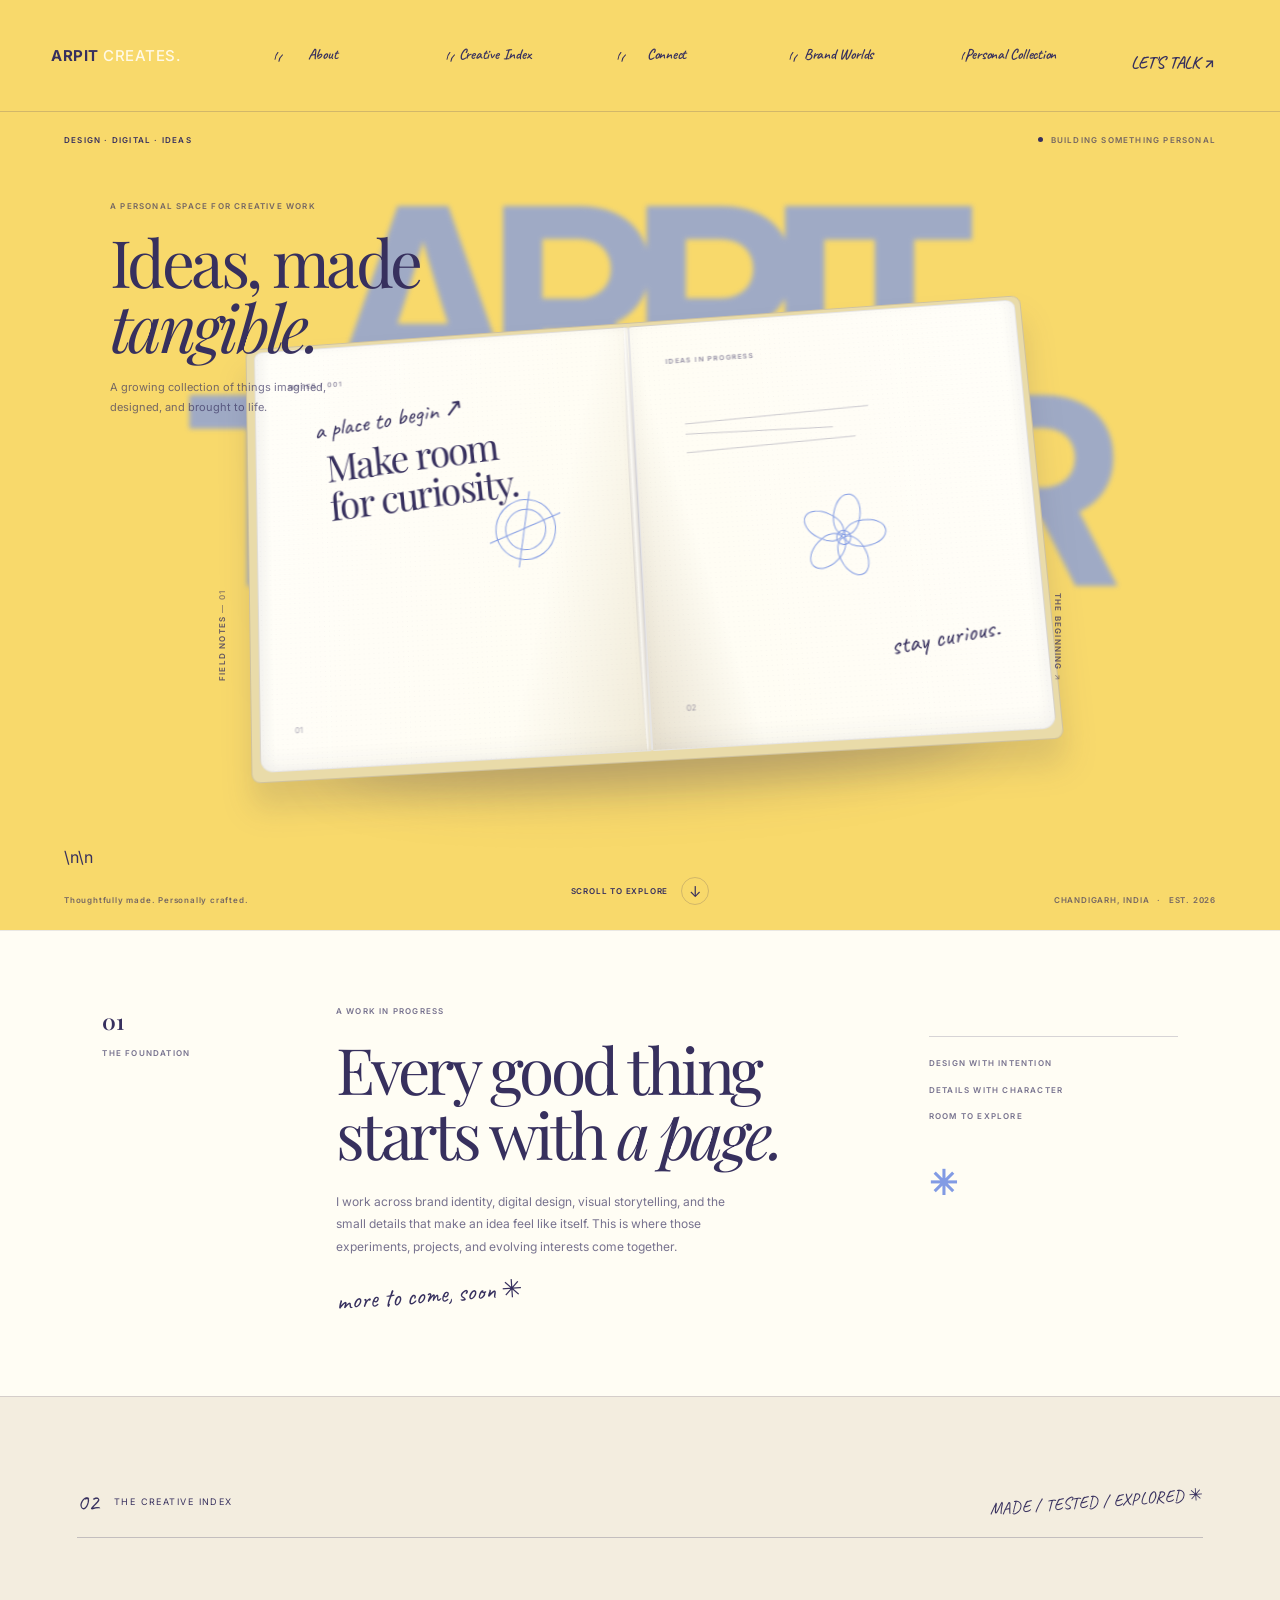
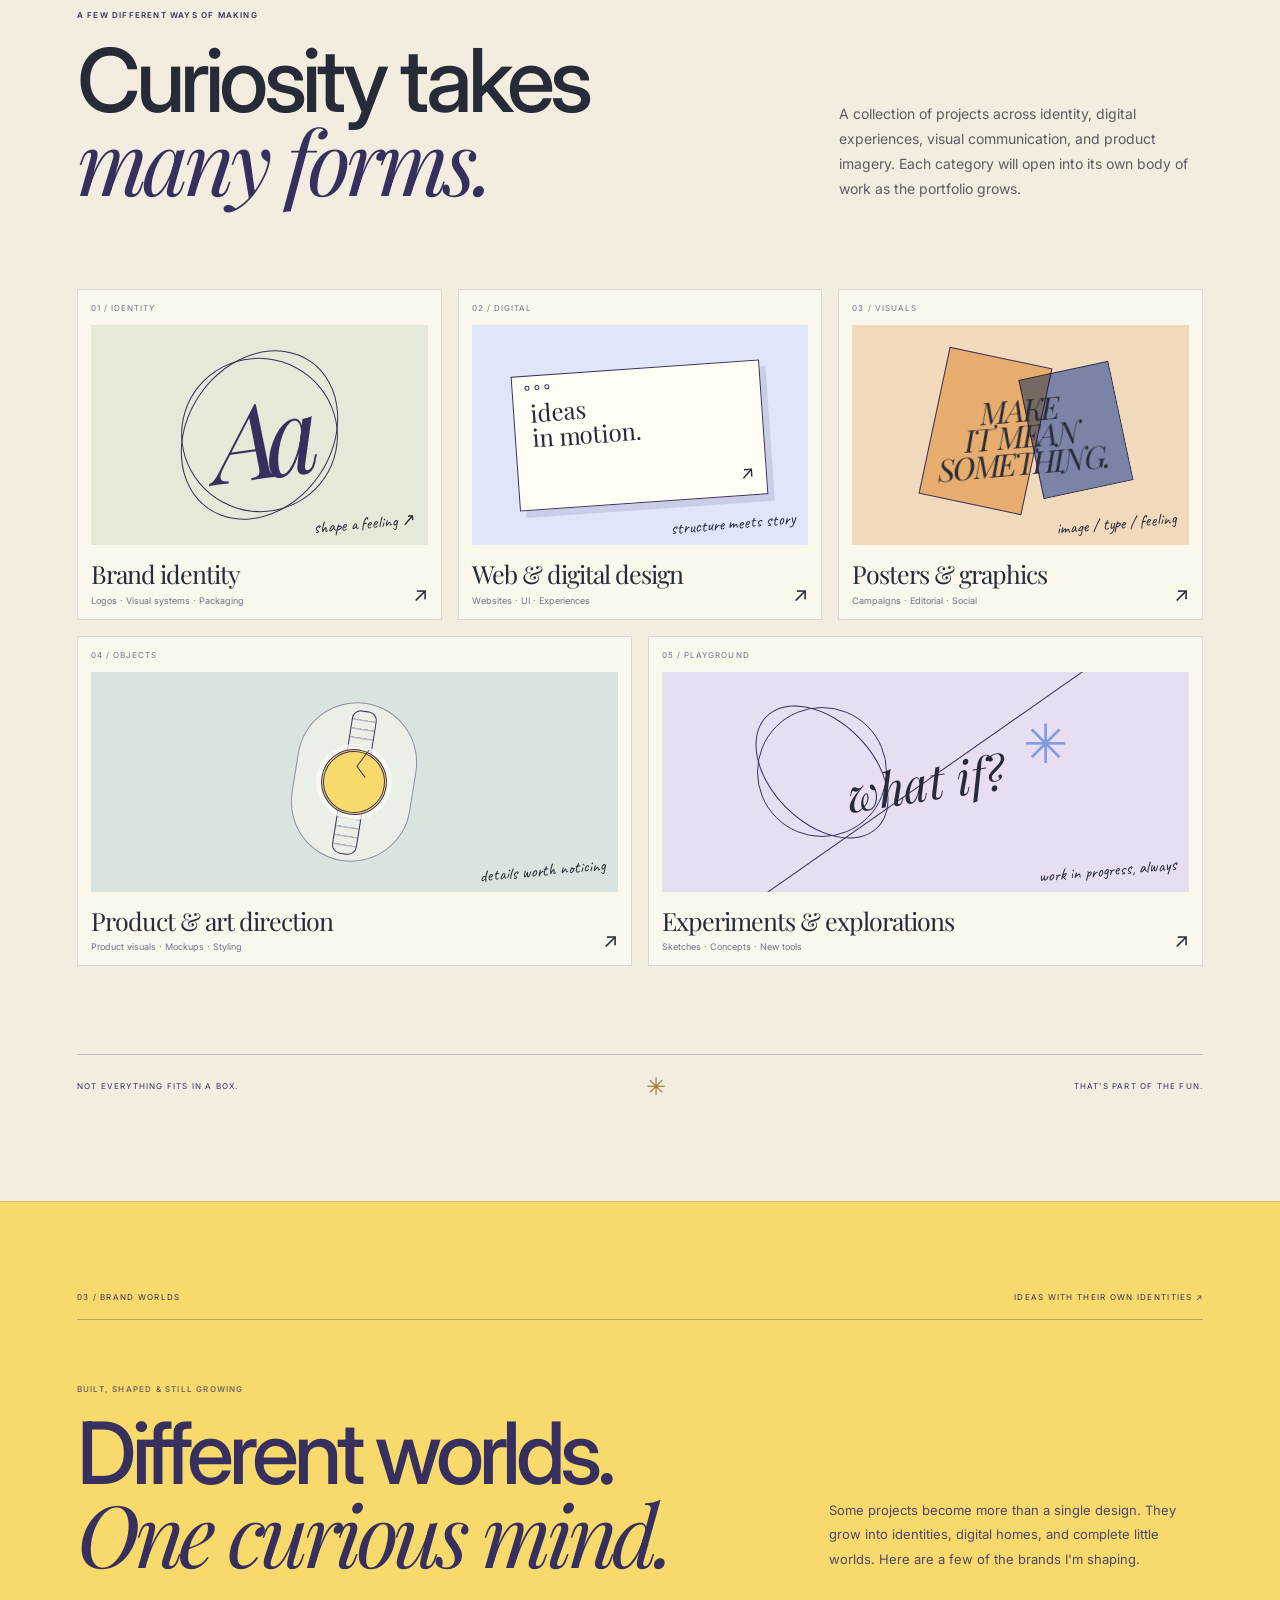
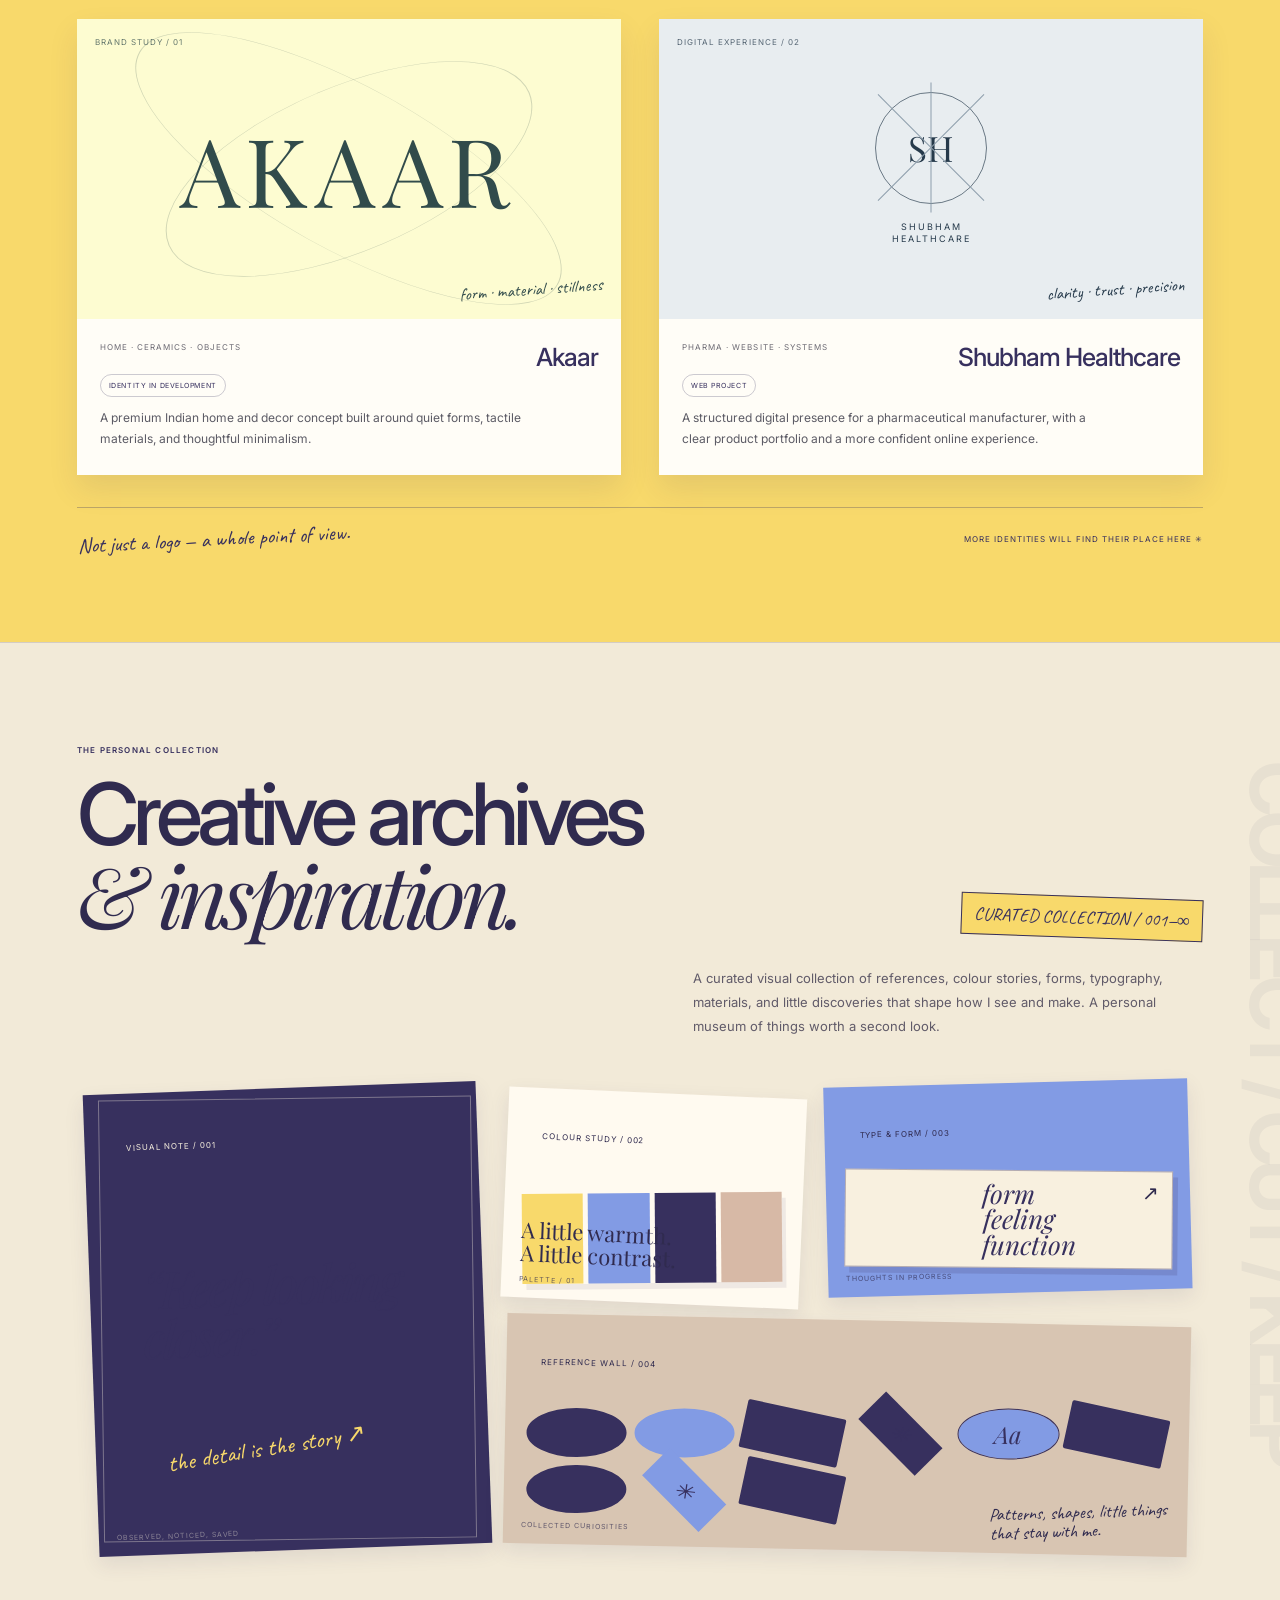
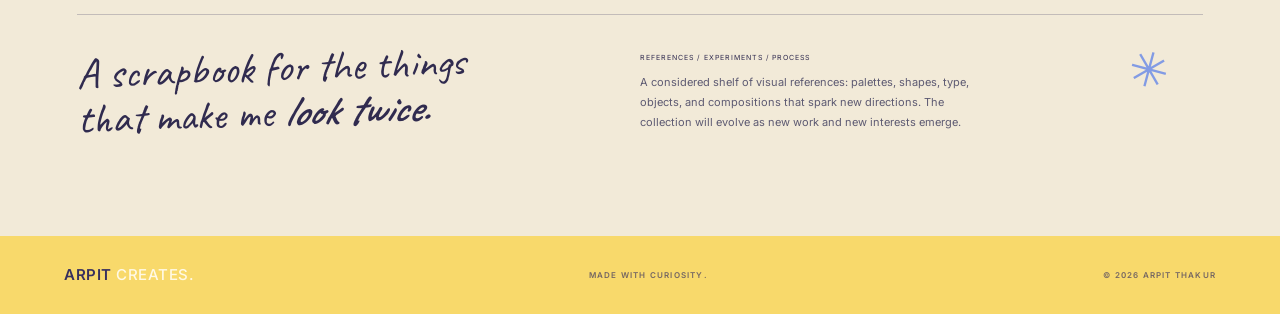
<file: index.html>
<!doctype html>
<html lang="en">
<head>
  <meta charset="utf-8">
  <meta name="viewport" content="width=device-width, initial-scale=1">
  <meta name="theme-color" content="#F8D96B">
  <meta name="description" content="The personal portfolio of Arpit Thakur — design, development, and creative exploration.">
  <title>Arpit Thakur — Arpit Creates</title>
  <link rel="preconnect" href="https://fonts.googleapis.com">
  <link rel="preconnect" href="https://fonts.gstatic.com" crossorigin>
  <link href="https://fonts.googleapis.com/css2?family=Caveat:wght@400;500;600&family=Inter:wght@400;500;600;700&family=Playfair+Display:ital,wght@0,400;0,500;0,600;1,400;1,500&display=swap" rel="stylesheet">
  <link rel="stylesheet" href="styles.css">
</head>
<body>
  <div class="site-shell">
    <header class="site-header">
      <a class="wordmark" href="#" aria-label="Arpit Thakur Creates home">ARPIT <span>CREATES.</span></a>
      <span class="header-signature">DESIGNER <i>·</i> DIGITAL CREATOR</span>

      <nav id="header-doodle-nav" class="header-doodle-nav doodle-menu" aria-label="Main navigation">
        <span class="menu-soon">PICK A PAGE TO EXPLORE</span>
        <a class="menu-item doodle-link" href="#about" data-doodle="about">
          <span class="doodle-art face-art" aria-hidden="true">
            <svg viewBox="0 0 120 82" role="img">
              <path class="doodle-line" d="M39 24 34 14 45 20 51 9 58 19 67 9 73 20 84 15 80 27"/>
              <path class="doodle-line" d="M35 31 C20 30 22 52 36 54 M84 31 C99 30 97 52 83 54"/>
              <path class="doodle-line" d="M36 30 C39 18 80 17 84 31 C93 49 77 66 59 66 C41 66 27 49 36 30Z"/>
              <path class="doodle-line" d="M48 39 l1 1 M70 39 l1 1 M51 50 Q60 59 70 50"/>
              <path class="doodle-line" d="M18 19 l-8 -8 M15 29 l-10 1 M98 18 l9 -7"/>
            </svg>
          </span>
          <span class="doodle-label">About</span>
          <svg class="label-loop" viewBox="0 0 150 46" aria-hidden="true"><path d="M11 24 C14 4 47 5 77 7 S139 4 140 22 106 39 77 37 5 42 11 24Z"/><path d="M16 27 C19 10 53 11 78 12 S132 10 134 23"/></svg>
          <span class="doodle-caption">in progress</span>
        </a>
        <a class="menu-item doodle-link" href="#work" data-doodle="work">
          <span class="doodle-art book-art" aria-hidden="true">
            <svg viewBox="0 0 120 110" role="img">
              <path class="doodle-line" d="M32 28 L32 81 Q59 74 61 87 Q65 75 91 81 L91 28 Q67 22 61 37 Q55 22 32 28Z"/>
              <path class="doodle-line" d="M61 37 L61 86 M40 40 Q50 38 54 43 M69 43 Q79 38 84 41"/>
              <path class="doodle-line" d="M46 53 l1 1 M76 53 l1 1 M49 64 Q61 74 73 64"/>
              <path class="doodle-line" d="M25 19 l-7 -9 M35 15 l-2 -10 M84 16 l6 -9 M97 22 l9 -5"/>
              <path class="doodle-line" d="M97 45 l12 7 -7 2 -2 8Z"/>
            </svg>
          </span>
          <span class="doodle-label">Creative Index</span>
          <svg class="label-loop" viewBox="0 0 150 46" aria-hidden="true"><path d="M11 24 C14 4 47 5 77 7 S139 4 140 22 106 39 77 37 5 42 11 24Z"/><path d="M16 27 C19 10 53 11 78 12 S132 10 134 23"/></svg>
          <span class="doodle-caption">let's explore</span>
        </a>
        <a class="menu-item doodle-link" href="#connect" data-doodle="connect">
          <span class="doodle-art connect-art" aria-hidden="true">
            <svg viewBox="0 0 140 110" role="img">
              <path class="doodle-line" d="M23 15 l17 0 -13 16 15 18 M32 15 l10 34"/>
              <path class="doodle-line" d="M72 12 l-3 25 23 -22 -3 25 M71 37 l21 -22"/>
              <path class="doodle-line" d="M54 60 C42 54 30 64 34 78 C37 89 49 94 60 89 L70 79 C78 68 67 59 54 60Z"/>
              <path class="doodle-line" d="M51 69 l-2 0 M61 69 l-2 0 M49 78 Q56 84 63 77"/>
              <path class="doodle-line" d="M87 62 C101 51 117 63 113 77 C111 86 99 93 89 88 L81 79 C75 72 79 66 87 62Z"/>
              <path class="doodle-line" d="M90 69 l-2 1 M101 69 l-2 1 M88 78 Q96 84 104 77"/>
            </svg>
          </span>
          <span class="doodle-label">Connect</span>
          <svg class="label-loop" viewBox="0 0 150 46" aria-hidden="true"><path d="M11 24 C14 4 47 5 77 7 S139 4 140 22 106 39 77 37 5 42 11 24Z"/><path d="M16 27 C19 10 53 11 78 12 S132 10 134 23"/></svg>
          <span class="doodle-caption">say hello</span>
        </a>
        <a class="menu-item doodle-link text-only-doodle" href="#brands" data-doodle="brands">
          <span class="doodle-art brands-art" aria-hidden="true"><svg viewBox="0 0 120 82"><path class="doodle-line" d="M25 28 L60 12 L95 28 L60 45 Z M25 28 V57 L60 74 L95 57 V28 M60 45 V74"/><path class="doodle-line" d="M43 21 L78 38 M43 38 L78 21 M17 16 l-6 -6 M101 14 l7 -6 M15 46 l-8 1 M105 46 l8 1"/></svg></span>
          <span class="doodle-label">Brand Worlds</span>
          <svg class="label-loop" viewBox="0 0 150 46" aria-hidden="true"><path d="M11 24 C14 4 47 5 77 7 S139 4 140 22 106 39 77 37 5 42 11 24Z"/><path d="M16 27 C19 10 53 11 78 12 S132 10 134 23"/></svg>
          <span class="doodle-caption">built with intent</span>
        </a>
        <a class="menu-item doodle-link text-only-doodle" href="#archives" data-doodle="collection">
          <span class="doodle-art collection-art" aria-hidden="true"><svg viewBox="0 0 120 82"><path class="doodle-line" d="M31 23 C31 17 38 15 44 19 L60 31 L76 19 C82 15 89 17 89 23 V58 C89 64 82 67 76 63 L60 52 L44 63 C38 67 31 64 31 58Z"/><path class="doodle-line" d="M60 31 V52 M19 22 l-7 -5 M99 22 l7 -5 M19 59 l-7 5 M99 59 l7 5 M57 10 l3 -7 4 7"/></svg></span>
          <span class="doodle-label">Personal Collection</span>
          <svg class="label-loop" viewBox="0 0 150 46" aria-hidden="true"><path d="M11 24 C14 4 47 5 77 7 S139 4 140 22 106 39 77 37 5 42 11 24Z"/><path d="M16 27 C19 10 53 11 78 12 S132 10 134 23"/></svg>
          <span class="doodle-caption">things I keep</span>
        </a>
      </nav>
      <a class="header-contact contact-doodle" href="#connect" aria-label="Let's talk, get in touch">
        <span class="contact-sketch" aria-hidden="true">
          <svg viewBox="0 0 80 52"><path d="M10 34 C18 20 28 16 38 24 S55 34 68 14"/><path d="M55 13 L68 14 L66 27"/><path d="M8 12 l5 -5 M19 9 l1 -6 M64 39 l7 3"/></svg>
        </span>
        <span class="contact-label">LET'S TALK <span class="contact-arrow">↗</span></span>
        <svg class="contact-loop" viewBox="0 0 170 48" aria-hidden="true"><path d="M9 24 C12 5 47 6 85 8 S160 4 160 23 121 42 83 39 4 42 9 24Z"/><path d="M15 27 C22 11 54 12 84 14 S152 10 153 24"/></svg>
      </a>
    </header>

    <main>
      <section class="hero" aria-labelledby="hero-title">
        <div class="hero-topline">
          <span>DESIGN · DIGITAL · IDEAS</span>
          <span class="availability"><b></b> BUILDING SOMETHING PERSONAL</span>
        </div>

        <div class="hero-stage">
          <p class="backdrop-name" aria-hidden="true">ARPIT<br>THAKUR</p>
          <div class="hero-copy">
            <p class="eyebrow">A PERSONAL SPACE FOR CREATIVE WORK</p>
            <h1 id="hero-title">Ideas, made<br><em>tangible.</em></h1>
            <p class="hero-description">A growing collection of things imagined, designed, and brought to life.</p>
          </div>

          <div class="diary-wrap" aria-label="An open artist's diary, angled in perspective">
            <div class="diary-shadow"></div>
            <div class="diary">
              <div class="cover-edge"></div>
              <div class="page page-left">
                <div class="page-grain"></div>
                <div class="page-content left-content">
                  <span class="hand-note note-one">a place to begin ↗</span>
                  <span class="tiny-label">NOTES / 001</span>
                  <div class="sketch-sun"><i></i></div>
                  <p class="scribble">Make room<br>for curiosity.</p>
                  <span class="page-number">01</span>
                </div>
              </div>
              <div class="page page-right">
                <div class="page-grain"></div>
                <div class="page-content right-content">
                  <span class="tiny-label">IDEAS IN PROGRESS</span>
                  <div class="pencil-lines"><i></i><i></i><i></i></div>
                  <div class="sketch-flower"><i></i><i></i><i></i><i></i><i></i><b></b></div>
                  <span class="hand-note note-two">stay curious.</span>
                  <span class="page-number">02</span>
                </div>
              </div>
              <div class="spine"></div>
              <div class="page-stack stack-left"></div>
              <div class="page-stack stack-right"></div>
            </div>
            <span class="floating-caption caption-left">FIELD NOTES <span>— 01</span></span>
            <span class="floating-caption caption-right">THE BEGINNING <span>↗</span></span>
          </div>
        </div>

              \n\n        

        <div class="hero-bottom">
          <p>Thoughtfully made. Personally crafted.</p>
          <a class="scroll-cue" href="#foundation"><span>SCROLL TO EXPLORE</span><b>↓</b></a>
          <p class="edition">CHANDIGARH, INDIA <span>·</span> EST. 2026</p>
        </div>
      </section>

      <section class="foundation" id="about">
        <div class="foundation-marker"><span>01</span><span>THE FOUNDATION</span></div>
        <div class="foundation-main">
          <p class="section-kicker">A WORK IN PROGRESS</p>
          <h2>Every good thing<br>starts with <em>a page.</em></h2>
          <p class="foundation-copy">I work across brand identity, digital design, visual storytelling, and the small details that make an idea feel like itself. This is where those experiments, projects, and evolving interests come together.</p>
          <span class="hand-signoff">more to come, soon ✳</span>
        </div>
        <div class="foundation-aside">
          <div class="aside-rule"></div>
          <p>DESIGN WITH INTENTION</p>
          <p>DETAILS WITH CHARACTER</p>
          <p>ROOM TO EXPLORE</p>
          <span class="aside-doodle">✳</span>
        </div>
      </section>

      <section class="work-section" id="work" aria-labelledby="work-title">
        <div class="work-marker"><span>02</span><span>THE CREATIVE INDEX</span><span class="work-stamp">MADE / TESTED / EXPLORED ✳</span></div>
        <div class="work-intro">
          <div>
            <p class="section-kicker">A FEW DIFFERENT WAYS OF MAKING</p>
            <h2 id="work-title">Curiosity takes<br><em>many forms.</em></h2>
          </div>
          <p class="work-description">A collection of projects across identity, digital experiences, visual communication, and product imagery. Each category will open into its own body of work as the portfolio grows.</p>
        </div>
        <div class="creative-categories">
          <a class="creative-category category-branding" href="#brands"><span class="category-number">01 / IDENTITY</span><div class="category-art"><span class="category-wordmark">Aa</span><span class="category-orbit"></span><span class="category-mini-note">shape a feeling ↗</span></div><div class="category-bottom"><h3>Brand identity</h3><span>Logos · Visual systems · Packaging</span><b>↗</b></div></a>
          <a class="creative-category category-web" href="#brands"><span class="category-number">02 / DIGITAL</span><div class="category-art"><div class="mini-browser"><i></i><i></i><i></i><span>ideas<br>in motion.</span><b>↗</b></div><span class="category-mini-note">structure meets story</span></div><div class="category-bottom"><h3>Web & digital design</h3><span>Websites · UI · Experiences</span><b>↗</b></div></a>
          <a class="creative-category category-visual" href="#archives"><span class="category-number">03 / VISUALS</span><div class="category-art"><span class="poster-shape shape-one"></span><span class="poster-shape shape-two"></span><span class="poster-title">MAKE<br>IT MEAN<br>SOMETHING.</span><span class="category-mini-note">image / type / feeling</span></div><div class="category-bottom"><h3>Posters & graphics</h3><span>Campaigns · Editorial · Social</span><b>↗</b></div></a>
          <a class="creative-category category-product" href="#brands"><span class="category-number">04 / OBJECTS</span><div class="category-art"><div class="product-frame"><span class="watch-face"></span><span class="watch-band"></span></div><span class="category-mini-note">details worth noticing</span></div><div class="category-bottom"><h3>Product & art direction</h3><span>Product visuals · Mockups · Styling</span><b>↗</b></div></a>
          <a class="creative-category category-experiments" href="#archives"><span class="category-number">05 / PLAYGROUND</span><div class="category-art"><span class="experiment-circle"></span><span class="experiment-line"></span><span class="experiment-star">✳</span><span class="experiment-type">what if?</span><span class="category-mini-note">work in progress, always</span></div><div class="category-bottom"><h3>Experiments & explorations</h3><span>Sketches · Concepts · New tools</span><b>↗</b></div></a>
        </div>
        <div class="work-outro"><span>NOT EVERYTHING FITS IN A BOX.</span><span class="outro-doodle">✳</span><span>THAT'S PART OF THE FUN.</span></div>
      </section>


      <section class="brands-section" id="brands" aria-labelledby="brands-title">
        <div class="brands-topline"><span>03 / BRAND WORLDS</span><span>IDEAS WITH THEIR OWN IDENTITIES ↗</span></div>
        <div class="brands-heading">
          <div><p class="section-kicker">BUILT, SHAPED & STILL GROWING</p><h2 id="brands-title">Different worlds.<br><em>One curious mind.</em></h2></div>
          <p>Some projects become more than a single design. They grow into identities, digital homes, and complete little worlds. Here are a few of the brands I'm shaping.</p>
        </div>
        <div class="brand-cards">
          <article class="brand-card brand-aakar">
            <div class="brand-card-art"><span class="brand-index">BRAND STUDY / 01</span><span class="aakar-word">AKAAR</span><span class="brand-art-note">form · material · stillness</span><span class="brand-orbit orbit-one"></span><span class="brand-orbit orbit-two"></span></div>
            <div class="brand-card-copy"><div><p class="brand-category">HOME · CERAMICS · OBJECTS</p><h3>Akaar</h3></div><span class="brand-status">IDENTITY IN DEVELOPMENT</span><p>A premium Indian home and decor concept built around quiet forms, tactile materials, and thoughtful minimalism.</p></div>
          </article>
          <article class="brand-card brand-shubham">
            <div class="brand-card-art"><span class="brand-index">DIGITAL EXPERIENCE / 02</span><div class="shubham-mark"><span>SH</span><i></i><i></i><i></i></div><span class="shubham-title">SHUBHAM<br>HEALTHCARE</span><span class="brand-art-note">clarity · trust · precision</span></div>
            <div class="brand-card-copy"><div><p class="brand-category">PHARMA · WEBSITE · SYSTEMS</p><h3>Shubham Healthcare</h3></div><span class="brand-status">WEB PROJECT</span><p>A structured digital presence for a pharmaceutical manufacturer, with a clear product portfolio and a more confident online experience.</p></div>
          </article>
        </div>
        <div class="brands-footnote"><span class="hand-note-small">Not just a logo — a whole point of view.</span><span>MORE IDENTITIES WILL FIND THEIR PLACE HERE ✳</span></div>
      </section>

      <section class="archive-section" id="archives" aria-labelledby="archive-title">
        <div class="archive-header"><div><p class="section-kicker">THE PERSONAL COLLECTION</p><h2 id="archive-title">Creative archives<br><em>& inspiration.</em></h2></div><span class="archive-number">CURATED COLLECTION / 001—∞</span></div>
        <p class="archive-lede">A curated visual collection of references, colour stories, forms, typography, materials, and little discoveries that shape how I see and make. A personal museum of things worth a second look.</p>
        <div class="archive-gallery">
          <article class="archive-tile archive-note-tile"><span class="tile-index">VISUAL NOTE / 001</span><span class="archive-big-quote">“Keep looking<br>closer.”</span><span class="archive-scribble">the detail is the story ↗</span><span class="tile-stamp">OBSERVED, NOTICED, SAVED</span></article>
          <article class="archive-tile archive-colour-tile"><span class="tile-index">COLOUR STUDY / 002</span><div class="swatch-stack"><i></i><i></i><i></i><i></i></div><span class="swatch-caption">A little warmth.<br>A little contrast.</span><span class="tile-stamp">PALETTE / 01</span></article>
          <article class="archive-tile archive-paper-tile"><span class="tile-index">TYPE & FORM / 003</span><div class="paper-window"><span>form</span><span>feeling</span><span>function</span><i>↗</i></div><span class="archive-paper-note">Ideas rarely arrive in a straight line.</span><span class="tile-stamp">THOUGHTS IN PROGRESS</span></article>
          <article class="archive-tile archive-grid-tile"><span class="tile-index">REFERENCE WALL / 004</span><div class="archive-grid-art"><i></i><i></i><i></i><i></i><i></i><i></i><i></i><i></i><i></i></div><span class="archive-grid-caption">Patterns, shapes, little things<br>that stay with me.</span><span class="tile-stamp">COLLECTED CURIOSITIES</span></article>
        </div>
        <div class="archive-bottom"><p class="archive-handwriting">A scrapbook for the things<br>that make me <em>look twice.</em></p><div class="archive-bottom-note"><span>REFERENCES / EXPERIMENTS / PROCESS</span><p>A considered shelf of visual references: palettes, shapes, type, objects, and compositions that spark new directions. The collection will evolve as new work and new interests emerge.</p></div><span class="archive-star">✳</span></div>
      </section>
    </main>

  <footer class="site-footer" id="connect">
      <a class="wordmark" href="#">ARPIT <span>CREATES.</span></a>
      <span>MADE WITH CURIOSITY.</span>
      <span>© <span id="year"></span> ARPIT THAKUR</span>
    </footer>
  </div>
  <script src="script.js"></script>
</body>
</html>
</file>
<file: styles.css>
:root {
  --yellow: #F8D96B;
  --blue: #829BE4;
  --indigo: #37305E;
  --paper: #fffdf4;
  --ink: #282443;
  --muted: rgba(55, 48, 94, .68);
  --line: rgba(55, 48, 94, .20);
  --serif: "Playfair Display", Georgia, serif;
  --sans: "Inter", Arial, sans-serif;
  --hand: "Caveat", cursive;
}
* { box-sizing: border-box; }
html { scroll-behavior: smooth; }
body { margin: 0; background: var(--yellow); color: var(--indigo); font-family: var(--sans); -webkit-font-smoothing: antialiased; }
a { color: inherit; text-decoration: none; }
button { font: inherit; }
.site-shell { overflow: hidden; }
.site-header { height: 82px; display: flex; align-items: center; justify-content: space-between; padding: 0 clamp(22px, 5vw, 76px); position: relative; z-index: 10; border-bottom: 1px solid rgba(55,48,94,.13); }
.wordmark { font-size: 15px; letter-spacing: .035em; font-weight: 600; white-space: nowrap; }
.wordmark span { color: #fff9e5; font-weight: 500; }
.header-note, .menu-toggle, .hero-topline, .eyebrow, .tiny-label, .floating-caption, .hero-bottom, .foundation-marker, .section-kicker, .foundation-aside, .site-footer { font-size: 9px; letter-spacing: .15em; font-weight: 600; }
.header-note { opacity: .7; }
.menu-toggle { border: 0; background: transparent; display: flex; align-items: center; gap: 13px; cursor: pointer; padding: 10px 0 10px 10px; color: var(--indigo); }
.menu-icon { width: 18px; display: grid; gap: 5px; }
.menu-icon i { height: 1px; background: var(--indigo); width: 18px; transition: transform .25s; }
.menu-toggle[aria-expanded="true"] .menu-icon i:first-child { transform: translateY(3px) rotate(45deg); }
.menu-toggle[aria-expanded="true"] .menu-icon i:last-child { transform: translateY(-3px) rotate(-45deg); }
.menu-panel { position: absolute; top: 70px; right: clamp(22px, 5vw, 76px); display: grid; gap: 15px; min-width: 205px; padding: 22px; background: var(--paper); border: 1px solid var(--line); box-shadow: 8px 10px 0 rgba(55,48,94,.08); opacity: 0; visibility: hidden; transform: translateY(-8px); transition: .25s ease; }
.menu-panel.is-open { opacity: 1; visibility: visible; transform: translateY(0); }
.menu-soon { font-size: 8px; letter-spacing: .15em; color: var(--muted); }
.menu-item { font-family: var(--serif); font-size: 20px; }
.hero { min-height: calc(100svh - 82px); padding: 0 clamp(22px, 5vw, 76px) 25px; display: flex; flex-direction: column; }
.hero-topline { min-height: 55px; display: flex; align-items: center; justify-content: space-between; font-size: 8px; }
.availability { display: flex; align-items: center; gap: 8px; color: var(--muted); }
.availability b { display: block; width: 5px; height: 5px; border-radius: 50%; background: var(--indigo); }
.hero-stage { flex: 1; min-height: 620px; position: relative; display: flex; align-items: flex-start; justify-content: center; isolation: isolate; }
.backdrop-name { position: absolute; top: 6%; left: 50%; transform: translateX(-50%); z-index: -2; margin: 0; text-align: center; font-size: clamp(100px, 20.5vw, 300px); line-height: .72; font-weight: 700; letter-spacing: -.105em; color: var(--blue); opacity: .75; filter: blur(2.4px); white-space: nowrap; pointer-events: none; }
.hero-copy { position: absolute; top: 5%; left: 4%; z-index: 2; max-width: 340px; }
.eyebrow { font-size: 8px; margin: 0 0 18px; color: var(--muted); }
.hero h1 { font-family: var(--serif); font-size: clamp(42px, 5.1vw, 74px); font-weight: 400; line-height: .99; letter-spacing: -.055em; margin: 0; }
.hero h1 em, .foundation h2 em { font-weight: 400; }
.hero-description { max-width: 245px; font-size: 11px; line-height: 1.8; color: var(--muted); margin-top: 20px; }
.diary-wrap { position: absolute; width: min(68vw, 820px); height: 490px; left: 50%; bottom: 48px; transform: translateX(-50%); perspective: 1300px; z-index: 1; }
.diary-shadow { position: absolute; left: 12%; right: 8%; bottom: 14px; height: 95px; border-radius: 50%; background: rgba(55,48,94,.24); filter: blur(28px); transform: rotate(-3deg); }
.diary { position: absolute; inset: 10px 2% 50px; transform-style: preserve-3d; transform: rotateX(8deg) rotateZ(-3.2deg) rotateY(-3deg); filter: drop-shadow(0 24px 15px rgba(55,48,94,.14)); }
.page { position: absolute; top: 0; bottom: 0; width: 50%; overflow: hidden; background: var(--paper); border: 1px solid rgba(55,48,94,.12); }
.page-left { left: 0; border-radius: 8px 3px 2px 14px; transform-origin: right center; transform: rotateY(9deg); background: linear-gradient(105deg, #fffef9 0%, #fffdf4 72%, #f0ead8 100%); box-shadow: inset 0 -10px 18px rgba(55,48,94,.035), inset 8px 0 10px rgba(55,48,94,.035); }
.page-right { right: 0; border-radius: 3px 9px 14px 2px; transform-origin: left center; transform: rotateY(-7deg); background: linear-gradient(255deg, #fffef9 0%, #fffdf4 78%, #e8e1d0 100%); box-shadow: inset 0 -10px 18px rgba(55,48,94,.035), inset -7px 0 12px rgba(55,48,94,.025); }
.page:after { content: ""; position: absolute; inset: 0; pointer-events: none; opacity: .18; background: repeating-linear-gradient(0deg, transparent 0 5px, rgba(55,48,94,.04) 6px, transparent 7px); mix-blend-mode: multiply; }
.page-grain { position: absolute; inset: 0; opacity: .16; background-image: radial-gradient(rgba(55,48,94,.20) .5px, transparent .7px); background-size: 5px 5px; }
.page-content { position: absolute; inset: 8% 9%; }
.tiny-label { display: block; font-size: 7px; letter-spacing: .17em; color: rgba(55,48,94,.55); }
.hand-note { font-family: var(--hand); font-size: 25px; color: var(--indigo); position: absolute; white-space: nowrap; }
.note-one { top: 8%; left: 8%; transform: rotate(-6deg); }
.note-two { right: 3%; bottom: 12%; transform: rotate(-7deg); }
.scribble { font-family: var(--serif); font-size: clamp(21px, 3vw, 39px); line-height: 1.05; letter-spacing: -.04em; margin: 16% 0 0 12%; transform: rotate(-4deg); }
.sketch-sun { position: absolute; top: 38%; right: 15%; width: 62px; height: 62px; border: 1.5px solid var(--blue); border-radius: 50%; transform: rotate(10deg); }
.sketch-sun:before, .sketch-sun:after { content: ""; position: absolute; inset: -9px 28px; border-left: 1px solid var(--blue); }
.sketch-sun:after { transform: rotate(60deg); }
.sketch-sun i { position: absolute; inset: 9px; border: 1px solid var(--blue); border-radius: 50%; }
.page-number { position: absolute; bottom: 0; left: 0; font-size: 8px; color: rgba(55,48,94,.45); }
.pencil-lines { margin: 18% 0 0 5%; display: grid; gap: 14px; width: 58%; }
.pencil-lines i { display: block; height: 1px; background: rgba(55,48,94,.25); transform: rotate(-2deg); }
.pencil-lines i:nth-child(2) { width: 80%; transform: rotate(1deg); }
.pencil-lines i:nth-child(3) { width: 92%; }
.sketch-flower { position: absolute; width: 110px; height: 110px; left: 35%; top: 39%; transform: rotate(12deg); }
.sketch-flower i { position: absolute; width: 27px; height: 42px; left: 41px; top: 12px; border: 1px solid var(--blue); border-radius: 50% 50% 45% 45%; transform-origin: 13px 43px; }
.sketch-flower i:nth-child(2) { transform: rotate(72deg); }
.sketch-flower i:nth-child(3) { transform: rotate(144deg); }
.sketch-flower i:nth-child(4) { transform: rotate(216deg); }
.sketch-flower i:nth-child(5) { transform: rotate(288deg); }
.sketch-flower b { position: absolute; width: 15px; height: 15px; border: 1px solid var(--blue); border-radius: 50%; left: 47px; top: 49px; }
.spine { position: absolute; z-index: 4; top: 0; bottom: 0; left: 49.55%; width: 8px; transform: translateX(-50%); background: linear-gradient(90deg, rgba(55,48,94,.12), rgba(255,255,255,.6) 45%, rgba(55,48,94,.14)); border-radius: 50%; }
.page-stack { position: absolute; z-index: -1; bottom: -6px; height: 14px; width: 49%; background: repeating-linear-gradient(180deg, #fffdf4 0 2px, #e6dfcf 3px 4px); border: 1px solid rgba(55,48,94,.1); }
.stack-left { left: 0; transform: skewY(1deg); border-radius: 0 0 0 9px; }
.stack-right { right: 0; transform: skewY(-1deg); border-radius: 0 0 9px 0; }
.cover-edge { position: absolute; inset: -4px -4px -10px; border-radius: 9px; border: 1px solid rgba(55,48,94,.14); transform: translateZ(-8px); background: #e9dba9; }
.floating-caption { position: absolute; bottom: 23%; font-size: 8px; color: rgba(55,48,94,.78); z-index: 3; }
.floating-caption span { color: rgba(55,48,94,.52); }
.caption-left { left: -1%; transform: rotate(-90deg); transform-origin: left; }
.caption-right { right: -1%; transform: rotate(90deg); transform-origin: right; }
.hero-bottom { display: grid; grid-template-columns: 1fr auto 1fr; align-items: end; gap: 20px; padding-top: 10px; font-size: 8px; letter-spacing: .1em; }
.hero-bottom p { margin: 0; color: var(--muted); }
.scroll-cue { display: flex; align-items: center; gap: 13px; }
.scroll-cue b { display: grid; place-items: center; border: 1px solid var(--line); border-radius: 50%; width: 28px; height: 28px; font-size: 15px; font-weight: 400; }
.edition { text-align: right; }
.edition span { padding: 0 5px; }
.foundation { min-height: 430px; padding: 75px clamp(22px, 8vw, 120px) 85px; background: var(--paper); display: grid; grid-template-columns: .7fr 2fr .9fr; gap: 40px; border-top: 1px solid rgba(55,48,94,.1); }
.foundation-marker { display: flex; flex-direction: column; gap: 12px; color: var(--muted); font-size: 8px; }
.foundation-marker span:first-child { font-family: var(--serif); font-size: 22px; color: var(--indigo); letter-spacing: 0; }
.section-kicker { font-size: 8px; color: var(--muted); margin: 0 0 20px; }
.foundation h2 { font-family: var(--serif); font-size: clamp(38px, 5vw, 65px); line-height: 1.02; font-weight: 400; letter-spacing: -.055em; margin: 0; }
.foundation-copy { max-width: 390px; font-size: 12px; line-height: 1.9; color: var(--muted); margin-top: 24px; }
.hand-signoff { display: inline-block; margin-top: 8px; font: 25px var(--hand); transform: rotate(-4deg); }
.foundation-aside { padding-top: 30px; font-size: 8px; line-height: 1.7; color: var(--muted); position: relative; }
.aside-rule { height: 1px; background: var(--line); margin-bottom: 20px; }
.foundation-aside p { margin: 0 0 13px; }
.aside-doodle { display: block; font-size: 34px; color: var(--blue); margin-top: 30px; }
.site-footer { min-height: 78px; padding: 20px clamp(22px, 5vw, 76px); display: flex; align-items: center; justify-content: space-between; font-size: 8px; }
.site-footer > span { color: var(--muted); }
@media (min-width: 1500px) { .hero-stage { min-height: 700px; } .diary-wrap { width: 900px; height: 540px; } }
@media (max-width: 900px) {
  .hero-stage { min-height: 660px; }
  .hero-copy { top: 5%; left: 1%; }
  .backdrop-name { top: 22%; font-size: clamp(100px, 23vw, 205px); }
  .diary-wrap { width: 90vw; height: 410px; bottom: 38px; }
  .diary { inset: 20px 1% 45px; }
  .floating-caption { display: none; }
  .foundation { grid-template-columns: .45fr 2fr; gap: 25px; }
  .foundation-aside { grid-column: 2; display: grid; grid-template-columns: repeat(3, 1fr); gap: 10px; }
  .foundation-aside .aside-rule { grid-column: 1 / -1; }
  .aside-doodle { display: none; }
}
@media (max-width: 600px) {
  .site-header { height: 68px; }
  .header-note { display: none; }
  .hero { min-height: calc(100svh - 68px); padding-left: 20px; padding-right: 20px; }
  .hero-topline { min-height: 43px; font-size: 7px; }
  .availability { font-size: 7px; letter-spacing: .08em; }
  .hero-stage { min-height: 590px; }
  .hero-copy { top: 5%; left: 0; max-width: 250px; }
  .eyebrow { font-size: 7px; margin-bottom: 13px; }
  .hero h1 { font-size: clamp(43px, 12vw, 60px); }
  .hero-description { font-size: 10px; max-width: 220px; margin-top: 13px; }
  .backdrop-name { top: 28%; font-size: 24vw; line-height: .78; letter-spacing: -.1em; }
  .diary-wrap { width: 112vw; max-width: 650px; height: 300px; bottom: 38px; }
  .diary { inset: 18px 4% 35px; transform: rotateX(9deg) rotateZ(-4deg) rotateY(-4deg); }
  .page-content { inset: 8% 8%; }
  .note-one, .note-two { font-size: 18px; }
  .tiny-label { font-size: 5px; }
  .scribble { font-size: clamp(16px, 5vw, 26px); margin-top: 23%; }
  .sketch-sun { width: 35px; height: 35px; right: 10%; }
  .sketch-sun:before, .sketch-sun:after { inset: -5px 16px; }
  .sketch-sun i { inset: 5px; }
  .pencil-lines { gap: 8px; margin-top: 22%; }
  .sketch-flower { transform: scale(.58) rotate(12deg); transform-origin: top left; left: 25%; top: 42%; }
  .hero-bottom { grid-template-columns: 1fr auto; gap: 12px; padding-top: 5px; font-size: 7px; }
  .hero-bottom > p:first-child { max-width: 125px; line-height: 1.7; }
  .edition { display: none; }
  .scroll-cue { gap: 8px; }
  .scroll-cue span { max-width: 90px; line-height: 1.6; }
  .scroll-cue b { width: 25px; height: 25px; }
  .foundation { padding: 55px 22px 60px; grid-template-columns: 1fr; gap: 24px; }
  .foundation-marker { flex-direction: row; align-items: center; }
  .foundation-marker span:first-child { font-size: 18px; }
  .foundation-main { padding-left: 0; }
  .foundation h2 { font-size: 46px; }
  .foundation-aside { grid-column: 1; padding-top: 10px; grid-template-columns: 1fr; gap: 0; }
  .foundation-aside .aside-rule { margin-bottom: 17px; }
  .foundation-aside p { margin-bottom: 10px; }
  .site-footer { gap: 12px; min-height: 70px; font-size: 7px; letter-spacing: .08em; }
  .site-footer > span:nth-child(2) { display: none; }
}
@media (prefers-reduced-motion: reduce) { *, *::before, *::after { scroll-behavior: auto !important; transition-duration: .01ms !important; } }


/* Cursor-triggered sketchbook navigation */
.menu-panel.doodle-menu {
  width: min(510px, calc(100vw - 36px));
  min-width: 0;
  padding: 22px 22px 18px;
  grid-template-columns: repeat(3, minmax(0, 1fr));
  gap: 7px;
  background: #292826;
  color: #f7e7d4;
  border: 1px solid rgba(248, 217, 107, .22);
  box-shadow: 8px 10px 0 rgba(55,48,94,.12);
}
.doodle-menu .menu-soon {
  grid-column: 1 / -1;
  color: rgba(247,231,212,.65);
  margin: 0 0 5px 4px;
}
.doodle-link {
  position: relative;
  display: flex;
  align-items: center;
  justify-content: center;
  min-height: 132px;
  padding: 74px 5px 23px;
  border-radius: 3px;
  outline-offset: 4px;
}
.doodle-label {
  position: relative;
  z-index: 2;
  font: 600 19px var(--hand);
  letter-spacing: -.015em;
  color: #f7e7d4;
  transition: transform .25s ease;
}
.doodle-art {
  position: absolute;
  width: 112px;
  height: 82px;
  top: 0;
  left: 50%;
  transform: translate(-50%, 8px) scale(.82) rotate(-4deg);
  opacity: 0;
  transition: opacity .25s ease, transform .35s cubic-bezier(.2,.8,.2,1);
  pointer-events: none;
}
.doodle-art svg { display: block; width: 100%; height: 100%; overflow: visible; }
.doodle-line {
  fill: none;
  stroke: #f7e7d4;
  stroke-width: 2.5;
  stroke-linecap: round;
  stroke-linejoin: round;
  vector-effect: non-scaling-stroke;
}
.label-loop {
  position: absolute;
  width: 145px;
  height: 45px;
  left: 50%;
  top: 68px;
  transform: translate(-50%, 4px) rotate(-3deg) scale(.88);
  overflow: visible;
  pointer-events: none;
}
.label-loop path {
  fill: none;
  stroke: #f7e7d4;
  stroke-width: 1.25;
  stroke-linecap: round;
  stroke-dasharray: 420;
  stroke-dashoffset: 420;
  transition: stroke-dashoffset .45s ease;
}
.label-loop path:nth-child(2) { transition-delay: .08s; }
.doodle-caption {
  position: absolute;
  left: 50%;
  top: 110px;
  white-space: nowrap;
  color: #ff8b73;
  font: 500 17px var(--hand);
  transform: translate(-50%, 5px) rotate(-4deg);
  opacity: 0;
  transition: opacity .2s ease, transform .25s ease;
}
.doodle-link:hover .doodle-art,
.doodle-link:focus-visible .doodle-art,
.doodle-link.is-active .doodle-art {
  opacity: 1;
  transform: translate(-50%, 0) scale(1) rotate(0);
}
.doodle-link:hover .doodle-label,
.doodle-link:focus-visible .doodle-label,
.doodle-link.is-active .doodle-label { transform: translateY(1px) rotate(-3deg); }
.doodle-link:hover .label-loop path,
.doodle-link:focus-visible .label-loop path,
.doodle-link.is-active .label-loop path { stroke-dashoffset: 0; }
.doodle-link:hover .doodle-caption,
.doodle-link:focus-visible .doodle-caption,
.doodle-link.is-active .doodle-caption { opacity: 1; transform: translate(-50%, 0) rotate(-4deg); }
.doodle-link[data-doodle="about"]:hover .face-art { transform: translate(-50%, -2px) scale(1.04) rotate(3deg); }
.doodle-link[data-doodle="work"]:hover .book-art { transform: translate(-50%, -2px) scale(1.04) rotate(-2deg); }
.doodle-link[data-doodle="connect"]:hover .connect-art { transform: translate(-50%, -2px) scale(1.04) rotate(2deg); }
@media (hover: none) {
  .doodle-link { min-height: 125px; }
  .doodle-link.is-active .doodle-art { opacity: 1; transform: translate(-50%, 0) scale(1) rotate(0); }
  .doodle-link.is-active .label-loop path { stroke-dashoffset: 0; }
  .doodle-link.is-active .doodle-caption { opacity: 1; transform: translate(-50%, 0) rotate(-4deg); }
}
@media (max-width: 600px) {
  .menu-panel.doodle-menu { right: 18px; top: 60px; padding: 17px 10px 12px; gap: 2px; }
  .doodle-link { min-height: 112px; padding-top: 62px; }
  .doodle-art { width: 88px; height: 65px; }
  .doodle-label { font-size: 17px; }
  .label-loop { width: 115px; top: 59px; }
  .doodle-caption { top: 98px; font-size: 14px; }
}
.empty-anchor { height: 1px; }


/* Hero-level doodle navigation: always visible, never hidden inside a menu */
.header-contact {
  font-size: 9px;
  letter-spacing: .12em;
  font-weight: 600;
  padding: 10px 0 10px 10px;
}
.menu-panel.doodle-menu.hero-doodle-nav {
  position: relative;
  top: auto;
  right: auto;
  width: min(650px, 92vw);
  margin: 0 auto 18px;
  padding: 8px 22px 12px;
  grid-template-columns: repeat(3, minmax(0, 1fr));
  background: transparent;
  color: var(--indigo);
  border: 0;
  box-shadow: none;
  opacity: 1;
  visibility: visible;
  transform: none;
}
.hero-doodle-nav .menu-soon {
  color: rgba(55,48,94,.6);
  text-align: center;
  margin-bottom: 0;
}
.hero-doodle-nav .doodle-link { min-height: 130px; }
.hero-doodle-nav .doodle-label { color: var(--indigo); font-size: 22px; }
.hero-doodle-nav .doodle-line,
.hero-doodle-nav .label-loop path { stroke: var(--indigo); }
.hero-doodle-nav .doodle-caption { color: #7c4d37; }
@media (max-width: 600px) {
  .site-header { height: 68px; }
  .header-contact { font-size: 8px; }
  .menu-panel.doodle-menu.hero-doodle-nav {
    width: 100%;
    margin: 0 auto 14px;
    padding: 0 0 8px;
  }
  .hero-doodle-nav .doodle-link { min-height: 108px; }
  .hero-doodle-nav .doodle-label { font-size: 19px; }
}


/* Hero navigation placement: keep the doodles in the space above the bottom rule */
.menu-panel.doodle-menu.hero-doodle-nav {
  margin: -10px auto 14px;
  position: relative;
  z-index: 5;
}
@media (max-width: 900px) {
  .menu-panel.doodle-menu.hero-doodle-nav { margin-top: -2px; }
}
@media (max-width: 600px) {
  .menu-panel.doodle-menu.hero-doodle-nav { margin: 0 auto 12px; }
}


/* Horizontal doodle navigation in the header, immediately below the thin header rule */
.site-header { position: relative; }
.header-doodle-nav {
  display: grid !important;
  position: absolute !important;
  top: 100%;
  left: 50%;
  right: auto !important;
  transform: translateX(-50%);
  width: min(570px, 58vw) !important;
  margin: 0 !important;
  padding: 8px 12px 4px !important;
  grid-template-columns: repeat(3, minmax(0, 1fr)) !important;
  gap: 0 !important;
  background: transparent !important;
  border: 0 !important;
  box-shadow: none !important;
  opacity: 1 !important;
  visibility: visible !important;
  z-index: 20;
}
.header-doodle-nav .menu-soon { display: none; }
.header-doodle-nav .doodle-link {
  min-height: 54px;
  padding: 29px 4px 4px;
}
.header-doodle-nav .doodle-art { width: 62px; height: 43px; top: -1px; }
.header-doodle-nav .doodle-label { font-size: 17px; }
.header-doodle-nav .label-loop { width: 105px; height: 33px; top: 25px; }
.header-doodle-nav .doodle-caption { top: 48px; font-size: 12px; }
.header-doodle-nav .doodle-line,
.header-doodle-nav .label-loop path { stroke: var(--indigo); }
.header-doodle-nav .doodle-label { color: var(--indigo); }
.header-doodle-nav .doodle-caption { color: #7c4d37; }
@media (max-width: 700px) {
  .header-doodle-nav { width: min(420px, 78vw) !important; padding-top: 5px !important; }
  .header-doodle-nav .doodle-link { min-height: 48px; padding-top: 25px; }
  .header-doodle-nav .doodle-art { width: 52px; height: 36px; }
  .header-doodle-nav .doodle-label { font-size: 15px; }
  .header-doodle-nav .label-loop { width: 90px; top: 22px; }
  .header-doodle-nav .doodle-caption { top: 42px; font-size: 10px; }
}


/* Larger, more expressive header doodle navigation */
.header-doodle-nav {
  width: min(760px, 68vw) !important;
  padding: 14px 18px 9px !important;
}
.header-doodle-nav .doodle-link {
  min-height: 100px;
  padding: 55px 6px 12px;
}
.header-doodle-nav .doodle-art {
  width: 108px;
  height: 72px;
  top: 0;
}
.header-doodle-nav .doodle-label {
  font-size: clamp(21px, 1.8vw, 27px);
  letter-spacing: -.025em;
}
.header-doodle-nav .label-loop {
  width: 160px;
  height: 48px;
  top: 47px;
}
.header-doodle-nav .doodle-caption {
  top: 88px;
  font-size: 16px;
}
@media (max-width: 700px) {
  .header-doodle-nav {
    width: min(600px, 94vw) !important;
    padding: 9px 4px 6px !important;
  }
  .header-doodle-nav .doodle-link {
    min-height: 80px;
    padding-top: 44px;
  }
  .header-doodle-nav .doodle-art {
    width: 76px;
    height: 53px;
  }
  .header-doodle-nav .doodle-label { font-size: 20px; }
  .header-doodle-nav .label-loop { width: 130px; height: 40px; top: 38px; }
  .header-doodle-nav .doodle-caption { top: 70px; font-size: 13px; }
}


/* Lift the horizontal doodle navigation slightly so it clears the ARPIT background lettering */
.header-doodle-nav {
  top: calc(100% - 18px);
}
@media (max-width: 700px) {
  .header-doodle-nav { top: calc(100% - 10px); }
}


/* Final hero spacing adjustment: lift the horizontal navigation clear of the ARPIT lettering */
.header-doodle-nav {
  top: calc(100% - 32px) !important;
}
@media (max-width: 700px) {
  .header-doodle-nav {
    top: calc(100% - 22px) !important;
  }
}


/* Navigation belongs entirely inside the header row */
.site-header {
  height: 118px;
  display: flex;
  align-items: center;
  justify-content: space-between;
  gap: clamp(12px, 2vw, 30px);
  padding: 0 clamp(22px, 4vw, 64px);
}
.header-doodle-nav {
  position: relative !important;
  top: auto !important;
  left: auto !important;
  right: auto !important;
  transform: none !important;
  flex: 0 1 560px;
  width: min(560px, 48vw) !important;
  margin: 0 auto !important;
  padding: 0 8px !important;
  display: grid !important;
  grid-template-columns: repeat(3, minmax(0, 1fr)) !important;
  align-items: center;
  background: transparent !important;
  border: 0 !important;
  box-shadow: none !important;
  opacity: 1 !important;
  visibility: visible !important;
  z-index: 20;
}
.header-doodle-nav .menu-soon { display: none; }
.header-doodle-nav .doodle-link {
  min-height: 88px;
  padding: 45px 4px 6px;
}
.header-doodle-nav .doodle-art {
  width: 88px;
  height: 59px;
  top: 0;
}
.header-doodle-nav .doodle-label { font-size: clamp(18px, 1.5vw, 23px); }
.header-doodle-nav .label-loop { width: 140px; height: 42px; top: 39px; }
.header-doodle-nav .doodle-caption { top: 75px; font-size: 13px; }
@media (max-width: 760px) {
  .site-header {
    height: auto;
    min-height: 132px;
    padding: 14px 18px 10px;
    flex-wrap: wrap;
    row-gap: 2px;
  }
  .site-header .wordmark { order: 1; }
  .site-header .header-contact { order: 2; margin-left: auto; }
  .site-header .header-note { order: 3; width: 100%; text-align: center; font-size: 8px; }
  .header-doodle-nav {
    order: 4;
    flex: 0 0 100%;
    width: 100% !important;
    padding: 0 !important;
    margin: 0 !important;
  }
  .header-doodle-nav .doodle-link { min-height: 72px; padding-top: 39px; }
  .header-doodle-nav .doodle-art { width: 65px; height: 45px; }
  .header-doodle-nav .doodle-label { font-size: 18px; }
  .header-doodle-nav .label-loop { width: 115px; height: 35px; top: 34px; }
  .header-doodle-nav .doodle-caption { top: 63px; font-size: 11px; }
}


/* Refined header spacing */
.site-header {
  height: 108px;
  gap: clamp(16px, 2.4vw, 38px);
  padding-inline: clamp(20px, 3.5vw, 54px);
}
.site-header .wordmark { flex: 0 0 auto; }
.header-doodle-nav {
  flex: 1 1 520px;
  width: auto !important;
  max-width: 520px;
  margin-inline: auto !important;
  column-gap: clamp(4px, 1vw, 14px);
}
.header-doodle-nav .doodle-link {
  min-height: 78px;
  padding: 34px 4px 4px;
}
.header-doodle-nav .doodle-art { width: 68px; height: 48px; top: -1px; }
.header-doodle-nav .doodle-label { font-size: clamp(17px, 1.35vw, 21px); }
.header-doodle-nav .label-loop { width: 118px; height: 36px; top: 29px; }
.header-doodle-nav .doodle-caption { top: 60px; font-size: 11px; }
.site-header .header-contact { flex: 0 0 auto; white-space: nowrap; }
@media (max-width: 760px) {
  .site-header { height: auto; min-height: 126px; padding: 12px 18px 8px; row-gap: 0; }
  .site-header .wordmark { order: 1; }
  .site-header .header-contact { order: 2; margin-left: auto; }
  .header-doodle-nav {
    order: 3; flex: 0 0 100%; width: 100% !important; max-width: none;
    padding: 0 !important; margin: 0 !important;
  }
  .header-doodle-nav .doodle-link { min-height: 66px; padding: 31px 2px 2px; }
  .header-doodle-nav .doodle-art { width: 55px; height: 38px; }
  .header-doodle-nav .doodle-label { font-size: 17px; }
  .header-doodle-nav .label-loop { width: 100px; height: 31px; top: 27px; }
  .header-doodle-nav .doodle-caption { top: 53px; font-size: 10px; }
}
@media (max-width: 600px) {
  .site-header { height: auto; min-height: 118px; }
}

/* Let's Talk — matching the hand-drawn About / Work / Connect links */
.site-header .header-contact.contact-doodle {
  position: relative;
  display: inline-flex;
  align-items: center;
  justify-content: center;
  min-height: 58px;
  padding: 19px 12px 8px;
  color: var(--indigo);
  font: 600 17px var(--hand);
  letter-spacing: -.015em;
  white-space: nowrap;
  isolation: isolate;
  transition: transform .25s ease;
}
.contact-label { position: relative; z-index: 2; transition: transform .25s ease; }
.contact-arrow { display: inline-block; font-family: var(--sans); font-size: .8em; transition: transform .25s ease; }
.contact-loop {
  position: absolute;
  width: 150px;
  height: 43px;
  left: 50%;
  top: 15px;
  transform: translateX(-50%) rotate(-3deg);
  overflow: visible;
  pointer-events: none;
}
.contact-loop path {
  fill: none;
  stroke: var(--indigo);
  stroke-width: 1.3;
  stroke-linecap: round;
  stroke-dasharray: 430;
  stroke-dashoffset: 430;
  transition: stroke-dashoffset .45s ease;
}
.contact-loop path:nth-child(2) { transition-delay: .08s; }
.contact-sketch {
  position: absolute;
  width: 58px;
  height: 38px;
  top: -14px;
  left: 50%;
  opacity: 0;
  transform: translate(-50%, 6px) rotate(-8deg) scale(.85);
  transition: opacity .25s ease, transform .35s cubic-bezier(.2,.8,.2,1);
  pointer-events: none;
}
.contact-sketch svg { width: 100%; height: 100%; overflow: visible; }
.contact-sketch path {
  fill: none;
  stroke: var(--indigo);
  stroke-width: 2;
  stroke-linecap: round;
  stroke-linejoin: round;
}
.site-header .header-contact.contact-doodle:hover,
.site-header .header-contact.contact-doodle:focus-visible { transform: rotate(-2deg); }
.contact-doodle:hover .contact-label,
.contact-doodle:focus-visible .contact-label { transform: translateY(1px) rotate(-2deg); }
.contact-doodle:hover .contact-arrow,
.contact-doodle:focus-visible .contact-arrow { transform: translate(2px,-2px); }
.contact-doodle:hover .contact-loop path,
.contact-doodle:focus-visible .contact-loop path { stroke-dashoffset: 0; }
.contact-doodle:hover .contact-sketch,
.contact-doodle:focus-visible .contact-sketch { opacity: 1; transform: translate(-50%, 0) rotate(0) scale(1); }
@media (max-width: 760px) {
  .site-header .header-contact.contact-doodle { min-height: 48px; padding: 16px 8px 6px; font-size: 16px; }
  .contact-loop { width: 132px; height: 38px; top: 12px; }
  .contact-sketch { width: 48px; height: 31px; top: -10px; }
}
@media (hover: none) {
  .contact-doodle:active .contact-loop path { stroke-dashoffset: 0; }
  .contact-doodle:active .contact-sketch { opacity: 1; transform: translate(-50%, 0) rotate(0) scale(1); }
}

/* Final unified header system: one visual language across all four links */
.site-header {
  box-sizing: border-box;
  height: 104px;
  min-height: 104px;
  padding: 8px clamp(18px, 3.5vw, 54px);
  display: flex;
  align-items: center;
  justify-content: space-between;
  gap: clamp(12px, 2vw, 30px);
}
.site-header .wordmark {
  flex: 0 0 auto;
  white-space: nowrap;
  position: relative;
  z-index: 2;
}
.site-header .header-doodle-nav {
  position: relative !important;
  inset: auto !important;
  transform: none !important;
  flex: 1 1 auto;
  width: auto !important;
  max-width: 570px;
  min-width: 0;
  margin: 0 auto !important;
  padding: 0 !important;
  display: grid !important;
  grid-template-columns: repeat(3, minmax(0, 1fr));
  align-items: center;
  gap: clamp(0px, .5vw, 8px);
}
.site-header .header-doodle-nav .doodle-link {
  min-width: 0;
  min-height: 76px;
  padding: 34px 2px 0;
}
.site-header .header-doodle-nav .doodle-art {
  width: 66px;
  height: 45px;
  top: -1px;
}
.site-header .header-doodle-nav .doodle-label,
.site-header .header-contact.contact-doodle .contact-label {
  color: var(--indigo);
  font-family: var(--hand);
  font-size: clamp(17px, 1.35vw, 21px);
  font-weight: 600;
  letter-spacing: -.015em;
}
.site-header .header-doodle-nav .label-loop {
  width: 116px;
  height: 35px;
  top: 27px;
}
.site-header .header-doodle-nav .doodle-caption {
  top: 58px;
  font-size: 10px;
}
.site-header .header-contact.contact-doodle {
  flex: 0 0 auto;
  min-height: 76px;
  padding: 34px 3px 0;
  margin: 0;
  display: inline-flex;
  align-items: flex-start;
  justify-content: center;
  color: var(--indigo);
  font-family: var(--hand);
  font-size: 17px;
  font-weight: 600;
  letter-spacing: -.015em;
}
.site-header .header-contact .contact-label { white-space: nowrap; }
.site-header .header-contact .contact-loop {
  width: 116px;
  height: 35px;
  top: 27px;
}
.site-header .header-contact .contact-sketch {
  width: 48px;
  height: 31px;
  top: -2px;
}
.site-header .header-contact:hover,
.site-header .header-contact:focus-visible { transform: rotate(-2deg); }

@media (max-width: 760px) {
  .site-header {
    height: auto;
    min-height: 0;
    padding: 12px 18px 7px;
    display: grid;
    grid-template-columns: minmax(0, 1fr) auto;
    grid-template-rows: auto auto;
    align-items: center;
    column-gap: 12px;
    row-gap: 3px;
  }
  .site-header .wordmark { grid-column: 1; grid-row: 1; }
  .site-header .header-contact.contact-doodle {
    grid-column: 2;
    grid-row: 1;
    min-height: 45px;
    padding: 17px 5px 4px;
    font-size: 17px;
  }
  .site-header .header-contact .contact-loop {
    width: 112px;
    height: 34px;
    top: 12px;
  }
  .site-header .header-contact .contact-sketch { width: 42px; height: 27px; top: -5px; }
  .site-header .header-doodle-nav {
    grid-column: 1 / -1;
    grid-row: 2;
    width: 100% !important;
    max-width: none;
    margin: 0 !important;
    padding: 0 !important;
    gap: 0;
  }
  .site-header .header-doodle-nav .doodle-link {
    min-height: 67px;
    padding: 31px 0 2px;
  }
  .site-header .header-doodle-nav .doodle-art { width: 49px; height: 34px; top: -1px; }
  .site-header .header-doodle-nav .doodle-label { font-size: 17px; }
  .site-header .header-doodle-nav .label-loop { width: 94px; height: 30px; top: 25px; }
  .site-header .header-doodle-nav .doodle-caption { top: 51px; font-size: 9px; }
}
@media (max-width: 380px) {
  .site-header { padding-inline: 13px; }
  .site-header .wordmark { font-size: 15px; }
  .site-header .header-doodle-nav .doodle-label { font-size: 15px; }
  .site-header .header-doodle-nav .label-loop { width: 82px; }
  .site-header .header-contact.contact-doodle { font-size: 15px; }
}

/* Keep the hover sketches inside a safe visual area; preserve centred labels. */
.site-header,
.site-header .header-doodle-nav,
.site-header .header-doodle-nav .doodle-link,
.site-header .header-contact.contact-doodle {
  overflow: visible !important;
}
.site-header { isolation: isolate; }
.site-header .header-doodle-nav { z-index: 3; }
.site-header .header-doodle-nav .doodle-link {
  min-height: 88px;
  padding-top: 39px;
  padding-bottom: 3px;
}
.site-header .header-doodle-nav .doodle-art {
  top: 1px;
  transform: translate(-50%, 8px) scale(.82) rotate(-4deg);
}
.site-header .header-doodle-nav .doodle-link:hover .doodle-art,
.site-header .header-doodle-nav .doodle-link:focus-visible .doodle-art,
.site-header .header-doodle-nav .doodle-link.is-active .doodle-art {
  transform: translate(-50%, 0) scale(1) rotate(0);
}
.site-header .header-doodle-nav .label-loop { top: 31px; }
.site-header .header-doodle-nav .doodle-caption { top: 64px; }
.site-header .header-contact.contact-doodle {
  min-height: 88px;
  padding-top: 39px;
}
.site-header .header-contact .contact-loop { top: 31px; }
@media (max-width: 760px) {
  .site-header .header-doodle-nav .doodle-link {
    min-height: 72px;
    padding-top: 32px;
    padding-bottom: 2px;
  }
  .site-header .header-doodle-nav .doodle-art { top: 0; }
  .site-header .header-doodle-nav .label-loop { top: 25px; }
  .site-header .header-doodle-nav .doodle-caption { top: 52px; }
}

/* Polished editorial header + dedicated navigation rail */
.site-header {
  height: 88px !important;
  min-height: 88px !important;
  padding: 0 clamp(24px, 5.2vw, 82px) !important;
  display: flex !important;
  align-items: center !important;
  justify-content: space-between !important;
  gap: 24px !important;
  background: var(--yellow, #F8D96B);
  border-bottom: 1px solid rgba(55,48,94,.2) !important;
  overflow: visible !important;
}
.site-header .wordmark {
  font-family: var(--sans, 'Inter', sans-serif) !important;
  font-size: 15px !important;
  font-weight: 700 !important;
  letter-spacing: .035em !important;
  color: var(--indigo, #37305E) !important;
  text-decoration: none;
}
.site-header .wordmark span { color: var(--indigo, #37305E) !important; font-weight: 500 !important; }
.header-signature {
  display: inline-flex;
  align-items: center;
  gap: 9px;
  color: rgba(55,48,94,.72);
  font: 600 9px/1 var(--sans, 'Inter', sans-serif);
  letter-spacing: .19em;
  white-space: nowrap;
}
.header-signature i { font-style: normal; opacity: .65; }
.navigation-strip {
  position: relative;
  z-index: 20;
  min-height: 78px;
  padding: 0 clamp(24px, 5.2vw, 82px);
  display: flex;
  align-items: center;
  justify-content: center;
  background: var(--yellow, #F8D96B);
  border-bottom: 1px solid rgba(55,48,94,.12);
  overflow: visible;
}
.navigation-strip .header-doodle-nav {
  position: relative !important;
  inset: auto !important;
  transform: none !important;
  width: min(560px, 62vw) !important;
  max-width: 560px !important;
  margin: 0 !important;
  padding: 0 !important;
  display: grid !important;
  grid-template-columns: repeat(3, minmax(0, 1fr));
  align-items: center;
  gap: clamp(18px, 4vw, 58px) !important;
  overflow: visible !important;
}
.navigation-strip .menu-soon { display: none !important; }
.navigation-strip .doodle-link {
  position: relative;
  min-width: 82px;
  min-height: 64px !important;
  padding: 29px 5px 0 !important;
  display: flex;
  align-items: flex-start;
  justify-content: center;
  text-decoration: none;
  overflow: visible !important;
}
.navigation-strip .doodle-label {
  position: relative;
  z-index: 2;
  color: var(--indigo, #37305E) !important;
  font-family: var(--hand, 'Caveat', cursive) !important;
  font-size: 21px !important;
  font-weight: 600 !important;
  line-height: 1 !important;
}
.navigation-strip .doodle-art {
  width: 62px !important;
  height: 42px !important;
  top: -5px !important;
}
.navigation-strip .label-loop { width: 112px !important; height: 34px !important; top: 22px !important; }
.navigation-strip .doodle-caption { display: none !important; }
.navigation-strip .header-contact.contact-doodle {
  position: absolute !important;
  right: clamp(24px, 5.2vw, 82px) !important;
  top: 50% !important;
  transform: translateY(-50%) !important;
  min-height: 52px !important;
  padding: 19px 8px 4px !important;
  margin: 0 !important;
  display: inline-flex !important;
  align-items: flex-start !important;
  justify-content: center !important;
  color: var(--indigo, #37305E) !important;
  font-family: var(--hand, 'Caveat', cursive) !important;
  font-size: 20px !important;
  font-weight: 600 !important;
  white-space: nowrap;
  overflow: visible !important;
}
.navigation-strip .contact-loop { width: 130px !important; height: 38px !important; top: 11px !important; }
.navigation-strip .contact-sketch { width: 48px !important; height: 30px !important; top: -7px !important; }
.navigation-strip .header-contact:hover,
.navigation-strip .header-contact:focus-visible { transform: translateY(-50%) rotate(-2deg) !important; }
.hero-topline { margin-top: 0; }
@media (max-width: 760px) {
  .site-header { height: 68px !important; min-height: 68px !important; padding: 0 18px !important; }
  .site-header .wordmark { font-size: 14px !important; }
  .header-signature { font-size: 7px; letter-spacing: .12em; gap: 5px; }
  .navigation-strip {
    min-height: 82px;
    padding: 0 14px;
    justify-content: center;
  }
  .navigation-strip .header-doodle-nav {
    width: min(100%, 390px) !important;
    gap: 4px !important;
    margin-right: 0 !important;
  }
  .navigation-strip .doodle-link { min-width: 0; min-height: 64px !important; padding: 29px 0 0 !important; }
  .navigation-strip .doodle-label { font-size: 19px !important; }
  .navigation-strip .doodle-art { width: 49px !important; height: 34px !important; top: -3px !important; }
  .navigation-strip .label-loop { width: 92px !important; height: 29px !important; top: 22px !important; }
  .navigation-strip .header-contact.contact-doodle {
    position: relative !important;
    right: auto !important;
    top: auto !important;
    transform: none !important;
    min-height: 42px !important;
    margin-left: 10px !important;
    padding: 15px 4px 2px !important;
    font-size: 17px !important;
  }
  .navigation-strip .contact-loop { width: 105px !important; height: 31px !important; top: 8px !important; }
  .navigation-strip .contact-sketch { width: 38px !important; height: 24px !important; top: -7px !important; }
}
@media (max-width: 420px) {
  .site-header { padding: 0 13px !important; }
  .header-signature { letter-spacing: .07em; font-size: 6px; }
  .navigation-strip { padding: 0 8px; min-height: 76px; }
  .navigation-strip .header-doodle-nav { width: calc(100% - 92px) !important; }
  .navigation-strip .doodle-label { font-size: 17px !important; }
  .navigation-strip .doodle-art { width: 42px !important; }
  .navigation-strip .label-loop { width: 79px !important; }
  .navigation-strip .header-contact.contact-doodle { margin-left: 2px !important; font-size: 15px !important; }
  .navigation-strip .contact-loop { width: 88px !important; }
}

/* Header alignment refinement: consistent text baselines and balanced spacing */
.site-header {
  box-sizing: border-box;
  display: flex !important;
  align-items: center !important;
  justify-content: space-between !important;
}
.site-header > .wordmark {
  display: inline-flex;
  align-items: baseline;
  flex: 0 0 auto;
  margin: 0;
  padding: 0;
  line-height: 1 !important;
  white-space: nowrap;
}
.site-header > .wordmark span {
  display: inline-block;
  line-height: 1 !important;
  margin-left: .28em;
}
.site-header > .header-signature {
  display: inline-flex !important;
  align-items: center !important;
  justify-content: flex-end;
  align-self: center;
  margin: 0 0 0 auto;
  padding: 0;
  line-height: 1 !important;
  text-align: right;
  transform: none !important;
}
.navigation-strip .header-doodle-nav {
  align-items: center !important;
}
.navigation-strip .doodle-link {
  align-items: center !important;
  text-align: center;
}
.navigation-strip .doodle-label {
  display: block;
  line-height: 1 !important;
  margin: 0;
  text-align: center;
}
.navigation-strip .header-contact.contact-doodle .contact-label {
  display: inline-flex;
  align-items: center;
  line-height: 1 !important;
  margin: 0;
}
@media (max-width: 760px) {
  .site-header {
    gap: 12px !important;
  }
  .site-header > .wordmark {
    align-self: center;
  }
  .site-header > .header-signature {
    align-self: center;
    max-width: 48%;
    white-space: nowrap;
    letter-spacing: .09em;
  }
}
@media (max-width: 420px) {
  .site-header > .wordmark { font-size: 13px !important; }
  .site-header > .header-signature { font-size: 5.8px !important; letter-spacing: .045em !important; }
}

/* Replica Rack case study — an editorial sketchbook spread. Header intentionally untouched. */
.work-section {
  position: relative;
  overflow: hidden;
  padding: clamp(42px, 7vw, 92px) clamp(20px, 6vw, 82px) clamp(48px, 8vw, 100px);
  background: #f3eddf;
  color: #272b38;
  border-top: 1px solid rgba(55,48,94,.16);
}
.work-marker { display:flex; align-items:center; gap:15px; padding-bottom:20px; border-bottom:1px solid rgba(55,48,94,.25); font-size:9px; letter-spacing:.16em; color:#37305e; }
.work-marker > span:first-child { font-family:'Caveat',cursive; font-size:24px; letter-spacing:0; }
.work-stamp { margin-left:auto; font-family:'Caveat',cursive; font-size:17px; letter-spacing:.02em; transform:rotate(-4deg); }
.work-intro { display:grid; grid-template-columns:1.2fr .65fr; align-items:end; gap:7vw; padding:clamp(36px,6vw,72px) 0 42px; }
.work-intro .section-kicker { color:#37305e; }
.work-intro h2 { margin:12px 0 0; font-size:clamp(42px,7vw,88px); line-height:.92; font-weight:500; letter-spacing:-.055em; }
.work-intro h2 em { color:#37305e; font-family:'Playfair Display',serif; font-weight:400; }
.work-description { max-width:350px; margin:0 0 4px; font-size:14px; line-height:1.8; color:#5e5b60; }
.artwork-main { position:relative; margin:0; padding:clamp(12px,2vw,24px); background:#fffdf7; box-shadow:0 18px 42px rgba(53,43,35,.11); transform:rotate(-.65deg); }
.artwork-main img { display:block; width:100%; height:auto; border:1px solid rgba(55,48,94,.1); }
.artwork-main figcaption,.artwork-secondary figcaption { display:flex; justify-content:space-between; gap:12px; padding:14px 2px 2px; font-size:8px; letter-spacing:.14em; color:#4e5270; }
.artwork-tape { position:absolute; z-index:2; top:-10px; width:86px; height:24px; background:rgba(248,217,107,.62); border-left:1px dashed rgba(55,48,94,.18); border-right:1px dashed rgba(55,48,94,.18); transform:rotate(-7deg); }
.tape-left { left:8%; }.tape-right { right:9%; transform:rotate(5deg); }
.work-notes-row { display:grid; grid-template-columns:1fr 1fr 1fr; gap:clamp(20px,4vw,52px); align-items:start; padding:clamp(52px,7vw,84px) 0; }
.hand-note-large { margin:0; color:#37305e; font-family:'Caveat',cursive; font-size:clamp(27px,3.4vw,43px); line-height:1.03; transform:rotate(-3deg); }
.work-note { position:relative; padding-top:14px; border-top:1px solid rgba(55,48,94,.35); }
.note-number { font-size:8px; letter-spacing:.16em; color:#37305e; }
.work-note p { max-width:300px; font-size:12px; line-height:1.85; color:#5e5b60; }
.note-arrow { position:absolute; right:0; bottom:0; color:#37305e; font-size:19px; }
.artwork-pair { display:grid; grid-template-columns:.86fr 1.14fr; gap:clamp(22px,4vw,50px); align-items:start; }
.artwork-secondary { position:relative; margin:0; padding:15px 15px 10px; background:#fffdf7; box-shadow:0 12px 26px rgba(53,43,35,.1); }
.concept-paper { transform:rotate(1.3deg); }.layout-paper { transform:rotate(-1deg); margin-top:45px; }
.artwork-secondary img { display:block; width:100%; height:auto; }
.artwork-secondary figcaption { font-size:8px; padding-top:12px; }
.paper-label { display:block; padding:2px 0 11px; font-family:'Caveat',cursive; font-size:16px; color:#37305e; }
.work-outro { display:flex; align-items:center; justify-content:space-between; gap:12px; margin-top:clamp(50px,7vw,88px); padding-top:17px; border-top:1px solid rgba(55,48,94,.25); font-size:8px; letter-spacing:.15em; color:#37305e; }
.outro-doodle { font-size:24px; color:#9a7940; }
@media (max-width:700px) {
  .work-section { padding:38px 18px 54px; }
  .work-marker { gap:9px; font-size:7px; }.work-stamp { font-size:13px; }
  .work-intro { grid-template-columns:1fr; gap:20px; padding:38px 0 30px; }
  .work-intro h2 { font-size:clamp(43px,12vw,66px); }
  .work-description { font-size:13px; }
  .artwork-main { padding:8px; }
  .artwork-main figcaption { font-size:6px; letter-spacing:.08em; }
  .work-notes-row { grid-template-columns:1fr 1fr; gap:25px 20px; padding:48px 0; }
  .hand-note-large { grid-column:1/-1; font-size:35px; }
  .work-note p { font-size:11px; }
  .artwork-pair { grid-template-columns:1fr; gap:28px; }
  .layout-paper { margin-top:0; }
  .work-outro { font-size:6px; letter-spacing:.1em; }
}


/* Brand worlds and creative archive. Existing approved header and hero remain untouched. */
.brands-section { padding:clamp(48px,7vw,94px) clamp(20px,6vw,82px); background:#f8d96b; color:#37305e; border-top:1px solid rgba(55,48,94,.18); }
.brands-topline { display:flex; justify-content:space-between; gap:14px; padding-bottom:17px; border-bottom:1px solid rgba(55,48,94,.32); font-size:8px; letter-spacing:.16em; }
.brands-heading { display:grid; grid-template-columns:1.15fr .65fr; align-items:end; gap:7vw; padding:clamp(35px,5vw,66px) 0 42px; }
.brands-heading h2,.archive-header h2 { margin:10px 0 0; font-size:clamp(43px,7vw,86px); line-height:.92; font-weight:500; letter-spacing:-.06em; }
.brands-heading h2 em,.archive-header h2 em { font-family:'Playfair Display',serif; font-weight:400; }
.brands-heading>p { max-width:370px; margin:0 0 5px; font-size:13px; line-height:1.9; color:#4e476b; }
.brand-cards { display:grid; grid-template-columns:1fr 1fr; gap:clamp(18px,3vw,38px); }
.brand-card { min-width:0; background:#fffdf7; box-shadow:0 14px 28px rgba(55,48,94,.1); }
.brand-card-art { position:relative; min-height:300px; overflow:hidden; display:flex; flex-direction:column; justify-content:center; align-items:center; padding:28px; }
.brand-aakar .brand-card-art { background:#fdfcd1; color:#314b4b; }
.brand-shubham .brand-card-art { background:#e8edf0; color:#263a4b; }
.brand-index { position:absolute; top:18px; left:18px; font-size:8px; letter-spacing:.13em; opacity:.75; }
.aakar-word { position:relative; z-index:1; font-family:'Playfair Display',serif; font-size:clamp(52px,8vw,95px); letter-spacing:.08em; }
.brand-art-note { position:absolute; bottom:19px; right:18px; font-family:'Caveat',cursive; font-size:17px; transform:rotate(-4deg); }
.brand-orbit { position:absolute; width:72%; aspect-ratio:1; border:1px solid rgba(49,75,75,.22); border-radius:50%; transform:rotate(-23deg) scaleY(.42); }
.orbit-two { width:88%; transform:rotate(29deg) scaleY(.34); }
.shubham-mark { position:relative; width:112px; height:112px; display:grid; place-items:center; border:1px solid rgba(38,58,75,.65); border-radius:50%; font-family:'Playfair Display',serif; font-size:35px; }
.shubham-mark i { position:absolute; width:150px; height:1px; background:#8c9dab; transform:rotate(45deg); }.shubham-mark i:nth-child(2){transform:rotate(-45deg)}.shubham-mark i:nth-child(3){width:130px;transform:rotate(90deg)}
.shubham-title { margin-top:17px; text-align:center; font-size:9px; line-height:1.4; letter-spacing:.22em; }
.brand-card-copy { padding:23px 23px 25px; }
.brand-card-copy>div { display:flex; align-items:start; justify-content:space-between; gap:12px; }
.brand-category { margin:0 0 8px; font-size:8px; letter-spacing:.13em; color:#6c6a73; }
.brand-card-copy h3 { margin:0; font-size:25px; font-weight:500; letter-spacing:-.04em; }
.brand-status { flex-shrink:0; padding:6px 8px; border:1px solid rgba(55,48,94,.25); border-radius:20px; font-size:7px; letter-spacing:.08em; }
.brand-card-copy>p:last-child { max-width:430px; margin:15px 0 0; font-size:12px; line-height:1.8; color:#5c5b65; }
.brands-footnote { display:flex; justify-content:space-between; align-items:center; gap:15px; margin-top:32px; padding-top:18px; border-top:1px solid rgba(55,48,94,.3); font-size:8px; letter-spacing:.12em; }
.hand-note-small { font-family:'Caveat',cursive; font-size:21px; letter-spacing:0; transform:rotate(-3deg); }
.archive-section { padding:clamp(50px,8vw,104px) clamp(20px,6vw,82px); color:#302b4f; background:#e8e9f4; border-top:1px solid rgba(55,48,94,.16); overflow:hidden; }
.archive-header { display:flex; justify-content:space-between; align-items:end; gap:25px; }
.archive-header .section-kicker { color:#37305e; }
.archive-number { padding-bottom:8px; font-family:'Caveat',cursive; font-size:18px; transform:rotate(-4deg); }
.archive-lede { max-width:530px; margin:30px 0 42px auto; font-size:13px; line-height:1.9; color:#5d5a72; }
.archive-gallery { display:grid; grid-template-columns:1.03fr .78fr 1fr; grid-template-rows:220px 235px; gap:18px; }
.archive-tile { position:relative; min-width:0; overflow:hidden; padding:18px; box-shadow:0 12px 24px rgba(55,48,94,.09); }
.tile-index,.tile-stamp { position:absolute; z-index:2; font-size:7px; letter-spacing:.14em; }
.tile-index { top:17px; left:17px; }.tile-stamp { bottom:15px; right:15px; font-size:6px; }
.archive-note-tile { grid-row:span 2; background:#fffdf7; transform:rotate(-1deg); }
.archive-big-quote { display:block; margin:65px 0 0 5px; font-family:'Caveat',cursive; font-size:clamp(42px,6vw,75px); line-height:.9; color:#37305e; }
.archive-scribble { display:block; margin:28px 0 0 24px; font-family:'Caveat',cursive; font-size:19px; transform:rotate(-5deg); }
.archive-colour-tile { background:#f8d96b; transform:rotate(1.4deg); }
.swatch-stack { display:flex; height:82px; margin:53px 0 0; gap:5px; }
.swatch-stack i { flex:1; background:#37305e; }.swatch-stack i:nth-child(2){background:#829be4}.swatch-stack i:nth-child(3){background:#fdfcd1}.swatch-stack i:nth-child(4){background:#bde0fe}
.swatch-caption { display:block; margin-top:10px; font-family:'Playfair Display',serif; font-size:16px; line-height:1.15; }
.archive-paper-tile { grid-column:3; grid-row:1; background:#d9e5de; transform:rotate(-1.2deg); }
.paper-window { display:flex; justify-content:space-around; align-items:center; height:98px; margin-top:47px; border:1px solid rgba(55,48,94,.35); font-family:'Caveat',cursive; font-size:21px; transform:rotate(2deg); }
.paper-window i { position:absolute; right:10px; bottom:5px; font-size:16px; }
.archive-paper-note { display:block; margin-top:9px; font-family:'Caveat',cursive; font-size:17px; }
.archive-grid-tile { grid-column:2 / 4; grid-row:2; background:#fffdf7; transform:rotate(.7deg); }
.archive-grid-art { display:grid; grid-template-columns:repeat(9,1fr); gap:5px; height:105px; margin-top:43px; }
.archive-grid-art i { background:#829be4; border-radius:50%; }.archive-grid-art i:nth-child(3n){background:#37305e;border-radius:2px;transform:rotate(12deg)}.archive-grid-art i:nth-child(4n){background:#f8d96b;border-radius:0;transform:rotate(45deg) scale(.8)}.archive-grid-art i:nth-child(5n){background:#d9e5de;outline:1px solid #37305e}
.archive-grid-caption { display:block; margin-top:8px; font-family:'Caveat',cursive; font-size:17px; }
.archive-bottom { display:grid; grid-template-columns:1fr 1fr auto; gap:25px; align-items:center; margin-top:55px; padding-top:24px; border-top:1px solid rgba(55,48,94,.25); }
.archive-handwriting { margin:0; font-family:'Caveat',cursive; font-size:clamp(27px,3.7vw,43px); line-height:1.05; transform:rotate(-2deg); }.archive-handwriting em { font-weight:600; }
.archive-bottom-note span { font-size:7px; letter-spacing:.14em; }.archive-bottom-note p { max-width:350px; margin:9px 0 0; font-size:11px; line-height:1.8; color:#5d5a72; }.archive-star { font-size:35px; color:#8b78c7; }
@media(max-width:700px){
 .brands-section,.archive-section{padding:42px 18px 54px}.brands-topline{font-size:6px}.brands-heading{grid-template-columns:1fr;gap:18px;padding:38px 0 30px}.brands-heading h2,.archive-header h2{font-size:clamp(43px,12vw,64px)}.brand-cards{grid-template-columns:1fr;gap:24px}.brand-card-art{min-height:250px}.brand-card-copy{padding:18px}.brand-card-copy>div{flex-direction:column;gap:10px}.brands-footnote{align-items:flex-start;flex-direction:column;font-size:6px}.archive-header{align-items:flex-start;flex-direction:column}.archive-number{align-self:flex-end;margin-top:-8px}.archive-lede{margin:25px 0 30px}.archive-gallery{grid-template-columns:1fr 1fr;grid-template-rows:230px 190px 210px;gap:12px}.archive-note-tile{grid-column:1;grid-row:span 2}.archive-colour-tile{grid-column:2;grid-row:1}.archive-paper-tile{grid-column:2;grid-row:2}.archive-grid-tile{grid-column:1 / 3;grid-row:3}.archive-big-quote{font-size:48px;margin-top:72px}.archive-grid-art{height:80px}.archive-bottom{grid-template-columns:1fr auto;gap:20px;margin-top:40px}.archive-bottom-note{grid-column:1 / -1;grid-row:2}.archive-star{grid-column:2;grid-row:1}}

/* Creative work: category-led index */
.creative-categories { display:grid; grid-template-columns:repeat(6,minmax(0,1fr)); gap:16px; margin-top:42px; }
.creative-category { grid-column:span 2; display:flex; flex-direction:column; min-width:0; padding:13px; background:rgba(255,253,244,.64); border:1px solid rgba(55,48,94,.16); transition:transform .25s ease, box-shadow .25s ease; }
.creative-category:nth-child(4), .creative-category:nth-child(5) { grid-column:span 3; }
.creative-category:hover { transform:translateY(-5px) rotate(-.35deg); box-shadow:7px 9px 0 rgba(55,48,94,.08); }
.category-number { font-size:8px; letter-spacing:.13em; color:var(--muted); }
.category-art { height:220px; position:relative; overflow:hidden; display:grid; place-items:center; margin:12px 0 16px; background:#f0e9d5; }
.category-branding .category-art { background:#e5e9d7; }
.category-web .category-art { background:#dfe6fa; }
.category-visual .category-art { background:#f1d9bb; }
.category-product .category-art { background:#d9e4df; }
.category-experiments .category-art { background:#e7def2; }
.category-wordmark { font:italic 105px/1 'Playfair Display',serif; letter-spacing:-.12em; color:var(--indigo); transform:rotate(-8deg); z-index:1; }
.category-orbit { position:absolute; width:145px; height:180px; border:1px solid var(--indigo); border-radius:50%; transform:rotate(35deg); }
.category-orbit:after { content:''; position:absolute; inset:12px -7px; border:1px solid var(--indigo); border-radius:50%; transform:rotate(-18deg); }
.category-mini-note { position:absolute; right:12px; bottom:11px; font:17px 'Caveat',cursive; transform:rotate(-5deg); }
.mini-browser { width:74%; height:135px; position:relative; background:#fffdf4; border:1px solid var(--indigo); box-shadow:6px 7px 0 rgba(55,48,94,.13); padding:24px 16px; transform:rotate(-4deg); font:24px/1.05 'Playfair Display',serif; }
.mini-browser i { position:absolute; top:9px; width:5px; height:5px; border:1px solid var(--indigo); border-radius:50%; left:12px; }
.mini-browser i:nth-child(2){left:22px}.mini-browser i:nth-child(3){left:32px}
.mini-browser b { position:absolute; right:12px; bottom:12px; font:18px Inter,sans-serif; }
.poster-shape { position:absolute; display:block; border:1.5px solid var(--indigo); }
.shape-one { width:105px; height:150px; transform:rotate(12deg); background:#e7ad6e; left:24%; top:14%; }
.shape-two { width:92px; height:122px; transform:rotate(-12deg); background:#829be4; right:20%; top:20%; mix-blend-mode:multiply; }
.poster-title { z-index:1; font:italic 31px/.85 'Playfair Display',serif; letter-spacing:-.07em; transform:rotate(-5deg); text-align:center; }
.product-frame { position:relative; width:120px; height:160px; border:1px solid rgba(55,48,94,.5); border-radius:70px; display:grid; place-items:center; transform:rotate(9deg); background:rgba(255,253,244,.45); }
.watch-band { position:absolute; width:25px; height:145px; border:1px solid var(--indigo); border-radius:9px; background:repeating-linear-gradient(0deg,transparent 0 7px,rgba(55,48,94,.3) 8px 9px); }
.watch-face { z-index:1; width:66px; height:66px; border:3px double var(--indigo); border-radius:50%; background:#f8d96b; box-shadow:0 0 0 5px rgba(255,253,244,.7); }
.watch-face:before,.watch-face:after { content:''; position:absolute; width:1px; height:20px; background:var(--indigo); left:50%; top:43px; transform:rotate(28deg); transform-origin:bottom; }
.watch-face:after { height:14px; top:49px; transform:rotate(135deg); }
.experiment-circle { position:absolute; width:130px; height:130px; border:1px solid var(--indigo); border-radius:50%; left:18%; top:16%; }
.experiment-circle:after { content:''; position:absolute; inset:13px -15px; border:1px solid var(--indigo); border-radius:50%; transform:rotate(45deg); }
.experiment-line { position:absolute; width:160%; height:1px; background:var(--indigo); transform:rotate(-35deg); }
.experiment-star { position:absolute; right:23%; top:18%; font-size:54px; color:#829be4; }
.experiment-type { z-index:1; font:italic 47px 'Playfair Display',serif; transform:rotate(-9deg); }
.category-bottom { display:grid; grid-template-columns:1fr auto; align-items:end; gap:7px 12px; }
.category-bottom h3 { font:25px/1.05 'Playfair Display',serif; font-weight:400; letter-spacing:-.04em; margin:0; }
.category-bottom span { font-size:9px; color:var(--muted); grid-column:1; }
.category-bottom b { grid-column:2; grid-row:1/3; font-size:20px; font-weight:400; }
.archive-section { background:#f4efdf; }
.archive-tile { transition:transform .25s ease; }
.archive-tile:hover { transform:translateY(-4px) rotate(.4deg); }
@media(max-width:760px){ .creative-categories{grid-template-columns:repeat(2,minmax(0,1fr));gap:10px}.creative-category,.creative-category:nth-child(4),.creative-category:nth-child(5){grid-column:span 1;padding:9px}.creative-category:last-child{grid-column:span 2}.category-art{height:165px}.category-bottom h3{font-size:20px}.category-bottom span{font-size:8px}.category-wordmark{font-size:80px}.poster-title{font-size:25px}.category-mini-note{font-size:14px} }

/* Experimental collage treatment for Creative Archives — content-only update */
.archive-section {
  position: relative;
  overflow: hidden;
  background: #f2ead8;
  isolation: isolate;
}
.archive-section::before {
  content: "COLLECT / CUT / KEEP";
  position: absolute;
  top: 118px;
  right: -28px;
  font: 700 clamp(36px, 6vw, 88px)/.8 var(--sans);
  letter-spacing: -.08em;
  color: rgba(55,48,94,.055);
  transform: rotate(90deg) translateX(100%);
  transform-origin: right top;
  pointer-events: none;
  z-index: -1;
}
.archive-header { align-items: end; gap: 24px; }
.archive-header h2 { letter-spacing: -.065em; }
.archive-number { display: inline-block; border: 1px solid var(--indigo); padding: 9px 12px; transform: rotate(2deg); background: var(--yellow); color: var(--indigo); }
.archive-lede { max-width: 510px; margin: 28px 0 42px auto; font-size: 13px; line-height: 1.85; color: #615b69; }
.archive-gallery {
  display: grid;
  grid-template-columns: 1.08fr .82fr 1fr;
  grid-template-rows: 210px 230px;
  gap: 22px;
  align-items: stretch;
  padding: 8px 14px 18px;
}
.archive-tile { position: relative; overflow: hidden; box-shadow: 0 8px 20px rgba(55,48,94,.10); transition: transform .35s ease, box-shadow .35s ease; }
.archive-tile:hover { box-shadow: 0 16px 28px rgba(55,48,94,.16); }
.archive-note-tile { grid-column: 1; grid-row: 1 / 3; min-height: 450px; background: #37305e; color: #f8f0df; transform: rotate(-2.1deg); padding: 24px; }
.archive-note-tile::before { content: ""; position: absolute; inset: 10px; border: 1px solid rgba(248,240,223,.36); transform: rotate(1.3deg); pointer-events: none; }
.archive-big-quote { position: absolute; left: 12%; top: 23%; font: italic clamp(36px, 4vw, 61px)/.97 var(--serif); letter-spacing: -.06em; }
.archive-scribble { position: absolute; left: 12%; bottom: 19%; font: 24px var(--hand); transform: rotate(-7deg); color: var(--yellow); }
.archive-note-tile .tile-stamp { color: rgba(248,240,223,.62); }
.archive-colour-tile { grid-column: 2; grid-row: 1; background: #fffaf0; padding: 18px; transform: rotate(2.5deg) translateY(5px); }
.swatch-stack { position: absolute; top: 47px; left: 19px; right: 19px; height: 90px; display: flex; transform: rotate(-3deg); box-shadow: 4px 6px 0 rgba(55,48,94,.08); }
.swatch-stack i { flex: 1; display: block; }
.swatch-stack i:nth-child(1) { background: #f8d96b; }
.swatch-stack i:nth-child(2) { background: #829be4; }
.swatch-stack i:nth-child(3) { background: #37305e; }
.swatch-stack i:nth-child(4) { background: #d7b9a6; }
.swatch-caption { position: absolute; left: 18px; bottom: 34px; font: 22px/1.02 var(--serif); }
.archive-paper-tile { grid-column: 3; grid-row: 1; background: #829be4; padding: 18px; transform: rotate(-1.5deg) translateY(-5px); }
.paper-window { position: absolute; inset: 40px 18px 27px; background: #f8f0df; padding: 15px; transform: rotate(2deg); display: flex; flex-direction: column; justify-content: center; gap: 0; box-shadow: 5px 6px 0 rgba(55,48,94,.16); }
.paper-window span { font: italic 26px/.98 var(--serif); color: var(--indigo); }
.paper-window span:nth-child(2) { margin-left: 22px; }
.paper-window span:nth-child(3) { margin-left: 42px; }
.paper-window i { position: absolute; right: 12px; top: 9px; font-style: normal; font-size: 20px; }
.archive-paper-note { display: none; }
.archive-grid-tile { grid-column: 2 / 4; grid-row: 2; background: #d8c5b2; padding: 18px; transform: rotate(1.2deg); }
.archive-grid-art { position: absolute; inset: 46px 22px 38px; display: grid; grid-template-columns: repeat(6, 1fr); grid-template-rows: repeat(2,1fr); gap: 8px; transform: rotate(-1deg); }
.archive-grid-art i { display: block; background: #f8f0df; position: relative; }
.archive-grid-art i:nth-child(3n+1) { background: #37305e; }
.archive-grid-art i:nth-child(3n+2) { background: #829be4; }
.archive-grid-art i:nth-child(4)::after, .archive-grid-art i:nth-child(8)::after { content: "✳"; position: absolute; inset: 0; display: grid; place-items: center; color: #37305e; font-size: 28px; }
.archive-grid-art i:nth-child(5)::after { content: "Aa"; position: absolute; inset: 0; display: grid; place-items: center; color: #37305e; font: italic 24px var(--serif); }
.archive-grid-caption { position: absolute; right: 20px; bottom: 14px; font: 18px/1.05 var(--hand); transform: rotate(-3deg); }
.tile-index { position: relative; z-index: 2; font-size: 8px; letter-spacing: .12em; }
.tile-stamp { position: absolute; bottom: 14px; left: 18px; font-size: 7px; letter-spacing: .14em; opacity: .7; }
.archive-bottom { position: relative; margin-top: 46px; border-top: 1px solid rgba(55,48,94,.25); padding-top: 28px; }
.archive-handwriting { transform: rotate(-2deg); }
.archive-star { position: absolute; right: 3%; top: 25px; font-size: 48px; color: var(--blue); transform: rotate(15deg); }
@media (max-width: 760px) {
  .archive-gallery { grid-template-columns: 1fr 1fr; grid-template-rows: 300px 190px 220px; gap: 16px; padding: 8px 4px 14px; }
  .archive-note-tile { grid-column: 1 / 3; grid-row: 1; min-height: 0; }
  .archive-colour-tile { grid-column: 1; grid-row: 2; }
  .archive-paper-tile { grid-column: 2; grid-row: 2; }
  .archive-grid-tile { grid-column: 1 / 3; grid-row: 3; }
  .archive-big-quote { font-size: 48px; }
  .archive-scribble { bottom: 16%; }
  .archive-lede { margin-left: 0; }
}
@media (max-width: 430px) {
  .archive-gallery { grid-template-rows: 270px 170px 195px; gap: 12px; }
  .archive-note-tile { padding: 18px; }
  .archive-big-quote { font-size: 42px; }
  .archive-scribble { font-size: 20px; }
  .swatch-stack { left: 12px; right: 12px; height: 70px; }
  .swatch-caption { left: 12px; bottom: 28px; font-size: 18px; }
  .paper-window { inset: 40px 12px 25px; padding: 10px; }
  .paper-window span { font-size: 21px; }
  .archive-grid-art { inset: 44px 12px 35px; gap: 5px; }
  .archive-grid-caption { font-size: 15px; right: 10px; }
}


/* Final approved header alignment: wordmark, hand-drawn nav, contact in one row */
.site-header {
  height: 112px !important; min-height: 112px !important;
  display: flex !important; flex-flow: row nowrap !important;
  align-items: center !important; justify-content: space-between !important;
  gap: clamp(12px, 2vw, 28px) !important;
  padding: 0 clamp(20px, 4vw, 58px) !important;
  overflow: visible !important;
}
.site-header > .wordmark { flex: 0 0 auto !important; white-space: nowrap; z-index: 4; }
.site-header > .header-signature { display: none !important; }
.site-header > .header-doodle-nav {
  position: relative !important; inset: auto !important; transform: none !important;
  flex: 1 1 540px !important; width: min(540px, 52vw) !important; max-width: 540px !important;
  margin: 0 auto !important; padding: 0 4px !important;
  display: grid !important; grid-template-columns: repeat(3, minmax(0, 1fr)) !important;
  align-items: center !important; gap: clamp(2px, .8vw, 12px) !important;
  background: transparent !important; border: 0 !important; box-shadow: none !important;
  opacity: 1 !important; visibility: visible !important; overflow: visible !important; z-index: 5;
}
.site-header .header-doodle-nav .doodle-link {
  position: relative !important; min-width: 0 !important; min-height: 86px !important;
  margin: 0 !important; padding: 36px 2px 3px !important;
  display: flex !important; align-items: center !important; justify-content: flex-end !important;
  text-align: center !important; overflow: visible !important;
}
.site-header .header-doodle-nav .doodle-art { width: 66px !important; height: 45px !important; top: 0 !important; }
.site-header .header-doodle-nav .doodle-label {
  position: relative !important; z-index: 2; display: inline-block !important;
  font-size: clamp(16px, 1.4vw, 20px) !important; line-height: 1 !important;
  white-space: nowrap; text-align: center !important;
}
.site-header .header-doodle-nav .label-loop {
  position: absolute !important; left: 50% !important; top: 28px !important;
  width: 108px !important; height: 35px !important; transform: translateX(-50%) !important;
  overflow: visible !important; pointer-events: none;
}
.site-header .header-doodle-nav .doodle-caption { top: 63px !important; font-size: 10px !important; }
.site-header > .header-contact.contact-doodle {
  position: relative !important; flex: 0 0 auto !important; margin: 0 !important;
  min-height: 82px !important; padding: 36px 4px 4px !important; white-space: nowrap;
}
.site-header .header-contact .contact-loop { top: 29px !important; width: 130px !important; }
.navigation-strip { display: none !important; }
@media (max-width: 760px) {
  .site-header { min-height: 128px !important; height: auto !important; flex-wrap: wrap !important;
    justify-content: space-between !important; padding: 10px 16px 8px !important; row-gap: 0 !important; }
  .site-header > .wordmark { order: 1 !important; font-size: 14px !important; }
  .site-header > .header-contact.contact-doodle { order: 2 !important; min-height: 54px !important; padding: 22px 4px 4px !important; }
  .site-header > .header-doodle-nav { order: 3 !important; flex: 0 0 100% !important; width: 100% !important; max-width: none !important; margin: 0 !important; }
  .site-header .header-doodle-nav .doodle-link { min-height: 68px !important; padding: 31px 0 2px !important; }
  .site-header .header-doodle-nav .doodle-art { width: 48px !important; height: 33px !important; }
  .site-header .header-doodle-nav .doodle-label { font-size: 17px !important; }
  .site-header .header-doodle-nav .label-loop { width: 92px !important; height: 30px !important; top: 23px !important; }
  .site-header .header-doodle-nav .doodle-caption { top: 54px !important; font-size: 9px !important; }
  .site-header .header-contact .contact-loop { width: 104px !important; top: 18px !important; }
}
@media (max-width: 380px) {
  .site-header { padding-inline: 10px !important; }
  .site-header .header-doodle-nav .doodle-label { font-size: 15px !important; }
  .site-header .header-doodle-nav .label-loop { width: 80px !important; }
}

/* Final header: one balanced row, with a consistent hand-drawn oval for every link */
.site-header { height: 112px; gap: clamp(12px, 1.5vw, 24px); }
.header-doodle-nav {
  flex: 1 1 auto !important; width: auto !important; max-width: none !important;
  min-width: 0; grid-template-columns: repeat(5, minmax(0, 1fr)) !important;
  gap: clamp(0px, .35vw, 5px) !important; padding-inline: 0 !important;
}
.header-doodle-nav .doodle-link { min-width: 0; min-height: 72px; padding: 30px 1px 4px; }
.header-doodle-nav .doodle-art { width: 56px; height: 38px; }
.header-doodle-nav .doodle-label { font-size: clamp(13px, 1.08vw, 17px); white-space: nowrap; }
.header-doodle-nav .label-loop { width: 100%; max-width: 124px; height: 34px; top: 27px; }
.header-doodle-nav .doodle-caption { top: 57px; font-size: 10px; }
.header-doodle-nav .text-only-doodle { padding-top: 30px; }
.header-doodle-nav .text-only-doodle .label-loop { top: 27px; }
.header-doodle-nav .text-only-doodle:hover .doodle-label,
.header-doodle-nav .text-only-doodle:focus-visible .doodle-label { transform: translateY(1px) rotate(-3deg); }
.header-doodle-nav .text-only-doodle:hover .label-loop path,
.header-doodle-nav .text-only-doodle:focus-visible .label-loop path { stroke-dashoffset: 0; }
.site-header .header-contact.contact-doodle { flex: 0 0 auto; min-width: 112px; margin-left: 0; }
@media (max-width: 1000px) {
  .site-header { height: auto; min-height: 128px; padding: 12px 20px 8px; flex-wrap: wrap; }
  .site-header .wordmark { order: 1; }
  .site-header .header-contact { order: 2; margin-left: auto; }
  .header-doodle-nav { order: 3; flex: 0 0 100% !important; width: 100% !important; }
  .header-doodle-nav .doodle-label { font-size: clamp(13px, 2vw, 17px); }
}
@media (max-width: 560px) {
  .site-header { padding-inline: 12px; }
  .header-doodle-nav { grid-template-columns: repeat(5, minmax(0, 1fr)) !important; }
  .header-doodle-nav .doodle-link { padding-inline: 0; }
  .header-doodle-nav .doodle-label { font-size: clamp(10px, 2.6vw, 13px); letter-spacing: -.03em; }
  .header-doodle-nav .label-loop { width: 100%; height: 28px; top: 25px; }
  .header-doodle-nav .doodle-caption { display: none; }
  .header-doodle-nav .doodle-art { width: 44px; height: 30px; }
}

/* FINAL HEADER FIX — keep every navigation item on one balanced row */
@media (min-width: 761px) {
  .site-header {
    height: 112px;
    min-height: 112px;
    flex-wrap: nowrap;
    gap: clamp(10px, 1.6vw, 24px);
    padding-inline: clamp(20px, 4vw, 58px);
  }
  .site-header .wordmark { flex: 0 0 185px; white-space: nowrap; }
  .site-header .header-signature { display: none; }
  .header-doodle-nav {
    flex: 1 1 auto;
    width: auto !important;
    max-width: none;
    min-width: 0;
    margin: 0 !important;
    padding: 0 !important;
    display: flex !important;
    flex-flow: row nowrap !important;
    justify-content: space-evenly;
    align-items: center;
    gap: clamp(3px, .7vw, 12px);
  }
  .header-doodle-nav .doodle-link {
    flex: 1 1 0;
    min-width: 0;
    min-height: 74px;
    padding: 28px 2px 4px;
    white-space: nowrap;
  }
  .header-doodle-nav .doodle-art { width: 58px; height: 39px; top: -2px; }
  .header-doodle-nav .doodle-label { font-size: clamp(14px, 1.12vw, 18px); }
  .header-doodle-nav .label-loop { width: 100%; max-width: 132px; height: 34px; top: 24px; }
  .header-doodle-nav .doodle-caption { top: 59px; font-size: 10px; }
  .header-contact { flex: 0 0 116px; white-space: nowrap; margin-left: 0; }
  .header-contact .contact-label { font-size: clamp(13px, 1.05vw, 17px); }
}
@media (max-width: 760px) {
  .site-header {
    height: auto;
    min-height: 0;
    padding: 15px 16px 10px;
    display: flex;
    flex-wrap: wrap;
    align-items: center;
    row-gap: 8px;
  }
  .site-header .wordmark { order: 1; flex: 1 1 auto; }
  .site-header .header-contact { order: 2; flex: 0 0 auto; margin-left: auto; }
  .site-header .header-signature { display: none; }
  .header-doodle-nav {
    order: 3;
    flex: 0 0 100%;
    width: 100% !important;
    max-width: none;
    display: flex !important;
    flex-flow: row wrap !important;
    justify-content: center;
    align-items: center;
    gap: 0 5px;
    margin: 0 !important;
    padding: 2px 0 0 !important;
  }
  .header-doodle-nav .doodle-link {
    flex: 0 1 auto;
    min-height: 50px;
    padding: 19px 5px 4px;
    white-space: nowrap;
  }
  .header-doodle-nav .doodle-art { width: 40px; height: 27px; top: -3px; }
  .header-doodle-nav .doodle-label { font-size: 16px; }
  .header-doodle-nav .label-loop { width: 100%; min-width: 75px; height: 27px; top: 16px; }
  .header-doodle-nav .doodle-caption { display: none; }
}

/* FINAL HEADER FIX — keep every navigation item on one desktop row */
@media (min-width: 761px) {
  .site-header {
    height: 118px !important;
    min-height: 118px !important;
    display: flex !important;
    flex-wrap: nowrap !important;
    align-items: center !important;
    justify-content: space-between !important;
    gap: clamp(12px, 1.5vw, 24px) !important;
    padding-inline: clamp(22px, 4vw, 58px) !important;
  }
  .site-header .wordmark { flex: 0 0 175px !important; white-space: nowrap; }
  .site-header .header-signature { display: none !important; }
  .site-header .header-doodle-nav {
    position: relative !important;
    inset: auto !important;
    transform: none !important;
    order: initial !important;
    flex: 1 1 auto !important;
    width: auto !important;
    max-width: none !important;
    min-width: 0 !important;
    margin: 0 !important;
    padding: 0 !important;
    display: grid !important;
    grid-template-columns: repeat(5, minmax(0, 1fr)) !important;
    grid-auto-flow: row !important;
    align-items: center !important;
    justify-items: center !important;
    column-gap: clamp(2px, .55vw, 10px) !important;
    overflow: visible !important;
  }
  .site-header .header-doodle-nav .doodle-link {
    display: flex !important;
    position: relative !important;
    width: 100% !important;
    min-width: 0 !important;
    min-height: 86px !important;
    padding: 32px 2px 0 !important;
    align-items: center !important;
    justify-content: flex-start !important;
    white-space: nowrap !important;
  }
  .site-header .header-doodle-nav .doodle-art { width: 58px !important; height: 40px !important; top: -2px !important; }
  .site-header .header-doodle-nav .doodle-label { font-size: clamp(14px, 1.15vw, 18px) !important; }
  .site-header .header-doodle-nav .label-loop { width: 100% !important; max-width: 120px !important; height: 33px !important; top: 30px !important; }
  .site-header .header-doodle-nav .doodle-caption { top: 62px !important; font-size: 10px !important; }
  .site-header .header-contact { flex: 0 0 112px !important; margin: 0 !important; }
}
@media (max-width: 760px) {
  .site-header .header-doodle-nav { grid-template-columns: repeat(3, minmax(0, 1fr)) !important; }
  .site-header .header-doodle-nav .doodle-link { white-space: normal !important; }
}

/* FINAL HEADER REPAIR — preserve the existing wordmark and site palette */
@media (min-width: 761px) {
  .site-header {
    height: 112px !important;
    min-height: 112px !important;
    padding: 8px clamp(28px, 4vw, 60px) !important;
    display: flex !important;
    flex-wrap: nowrap !important;
    align-items: center !important;
    justify-content: space-between !important;
    gap: clamp(18px, 2vw, 34px) !important;
  }
  .site-header .wordmark {
    flex: 0 0 165px !important;
    font-size: 15px !important;
    letter-spacing: .035em !important;
    white-space: nowrap !important;
  }
  .site-header .header-signature { display: none !important; }
  .site-header .header-doodle-nav {
    position: relative !important;
    inset: auto !important;
    transform: none !important;
    flex: 1 1 auto !important;
    width: auto !important;
    max-width: none !important;
    min-width: 0 !important;
    margin: 0 !important;
    padding: 0 !important;
    display: grid !important;
    grid-template-columns: repeat(5, minmax(0, 1fr)) !important;
    align-items: center !important;
    justify-items: center !important;
    column-gap: clamp(4px, .8vw, 14px) !important;
    overflow: visible !important;
  }
  .site-header .header-doodle-nav .doodle-link {
    position: relative !important;
    display: flex !important;
    width: 100% !important;
    min-width: 0 !important;
    height: 54px !important;
    min-height: 54px !important;
    padding: 0 2px !important;
    margin: 0 !important;
    align-items: center !important;
    justify-content: center !important;
    white-space: nowrap !important;
  }
  .site-header .header-doodle-nav .doodle-label {
    position: relative !important;
    z-index: 2 !important;
    display: inline-block !important;
    font-size: clamp(14px, 1.18vw, 17px) !important;
    line-height: 1.1 !important;
    white-space: nowrap !important;
    transform-origin: center !important;
  }
  .site-header .header-doodle-nav .doodle-art { display: none !important; }
  .site-header .header-doodle-nav .label-loop {
    position: absolute !important;
    display: block !important;
    left: 50% !important;
    top: 50% !important;
    width: clamp(100px, 8.8vw, 126px) !important;
    height: 36px !important;
    transform: translate(-50%, -50%) rotate(-3deg) !important;
    overflow: visible !important;
    pointer-events: none !important;
  }
  .site-header .header-doodle-nav .label-loop path {
    fill: none !important;
    stroke: var(--indigo) !important;
    stroke-width: 1.35 !important;
    stroke-linecap: round !important;
    stroke-dasharray: 430 !important;
    stroke-dashoffset: 430 !important;
    transition: stroke-dashoffset .45s ease !important;
  }
  .site-header .header-doodle-nav .label-loop path:nth-child(2) { transition-delay: .08s !important; }
  .site-header .header-doodle-nav .doodle-caption {
    position: absolute !important;
    top: calc(50% + 22px) !important;
    left: 50% !important;
    width: max-content !important;
    max-width: 100% !important;
    font-size: 9px !important;
    line-height: 1 !important;
    transform: translate(-50%, 4px) rotate(-3deg) !important;
  }
  .site-header .header-doodle-nav .doodle-link:hover .label-loop path,
  .site-header .header-doodle-nav .doodle-link:focus-visible .label-loop path,
  .site-header .header-doodle-nav .doodle-link.is-active .label-loop path { stroke-dashoffset: 0 !important; }
  .site-header .header-doodle-nav .doodle-link:hover .doodle-caption,
  .site-header .header-doodle-nav .doodle-link:focus-visible .doodle-caption,
  .site-header .header-doodle-nav .doodle-link.is-active .doodle-caption {
    opacity: 1 !important;
    transform: translate(-50%, 0) rotate(-3deg) !important;
  }
  .site-header .header-contact { flex: 0 0 128px !important; margin: 0 !important; font-size: 17px !important; }
}
@media (max-width: 760px) {
  .site-header { height: auto !important; min-height: 0 !important; flex-wrap: wrap !important; }
  .site-header .wordmark { font-size: 15px !important; letter-spacing: .035em !important; }
  .site-header .header-signature { display: none !important; }
  .site-header .header-doodle-nav {
    order: 3 !important; flex: 0 0 100% !important; width: 100% !important; max-width: none !important;
    display: grid !important; grid-template-columns: repeat(5, minmax(0, 1fr)) !important;
    gap: 0 !important; margin: 8px 0 0 !important; padding: 0 !important;
  }
  .site-header .header-doodle-nav .doodle-link {
    min-width: 0 !important; width: 100% !important; height: 48px !important; min-height: 48px !important;
    padding: 0 1px !important; display: flex !important; align-items: center !important; justify-content: center !important;
  }
  .site-header .header-doodle-nav .doodle-art { display: none !important; }
  .site-header .header-doodle-nav .doodle-label { font-size: clamp(10px, 2.7vw, 14px) !important; white-space: nowrap !important; }
  .site-header .header-doodle-nav .label-loop { left: 50% !important; top: 50% !important; width: 96% !important; max-width: 100px !important; height: 30px !important; transform: translate(-50%, -50%) rotate(-3deg) !important; }
  .site-header .header-doodle-nav .doodle-caption { display: none !important; }
  .site-header .header-contact { order: 2 !important; margin-left: auto !important; }
}

/* Final polish: restore the approved wordmark colour and bring back the hover doodles above every oval. */
.site-header .wordmark span { color: #fff9e5 !important; font-weight: 500 !important; }
@media (min-width: 761px) {
  .site-header .header-doodle-nav .doodle-link { overflow: visible !important; }
  .site-header .header-doodle-nav .doodle-art {
    display: block !important;
    position: absolute !important;
    left: 50% !important;
    top: -31px !important;
    width: 48px !important;
    height: 32px !important;
    opacity: 0 !important;
    transform: translate(-50%, 7px) scale(.82) rotate(-5deg) !important;
    transition: opacity .22s ease, transform .32s cubic-bezier(.2,.8,.2,1) !important;
    pointer-events: none !important;
  }
  .site-header .header-doodle-nav .doodle-art svg { width: 100% !important; height: 100% !important; overflow: visible !important; }
  .site-header .header-doodle-nav .doodle-art .doodle-line { stroke: var(--indigo) !important; }
  .site-header .header-doodle-nav .doodle-link:hover .doodle-art,
  .site-header .header-doodle-nav .doodle-link:focus-visible .doodle-art,
  .site-header .header-doodle-nav .doodle-link.is-active .doodle-art {
    opacity: 1 !important;
    transform: translate(-50%, 0) scale(1) rotate(0deg) !important;
  }
  .site-header .header-doodle-nav .text-only-doodle .doodle-art { width: 48px !important; height: 32px !important; }
  .site-header .header-doodle-nav .doodle-caption { opacity: 0 !important; }
  .site-header .header-doodle-nav .doodle-link:hover .doodle-caption,
  .site-header .header-doodle-nav .doodle-link:focus-visible .doodle-caption,
  .site-header .header-doodle-nav .doodle-link.is-active .doodle-caption {
    opacity: 1 !important;
    transform: translate(-50%, 0) rotate(-3deg) !important;
  }
}

/* Header doodle spacing fix — keep artwork clearly above each oval */
@media (min-width: 761px) {
  .site-header .header-doodle-nav .doodle-art {
    top: -45px !important;
  }
}

/* Mobile and tablet: preserve a visible gap above each oval */
@media (max-width: 760px) {
  .site-header .header-doodle-nav .doodle-art {
    top: -30px !important;
  }
}

/* Header doodles: lift artwork clear of the label ovals */
@media (min-width: 761px) {
  .site-header .header-doodle-nav .doodle-art {
    top: -27px !important;
  }

  .site-header .header-doodle-nav .label-loop {
    top: 50% !important;
  }
}

@media (max-width: 760px) {
  .site-header .header-doodle-nav .doodle-art {
    top: -20px !important;
  }

  .site-header .header-doodle-nav .label-loop {
    top: 50% !important;
  }
}
</file>
